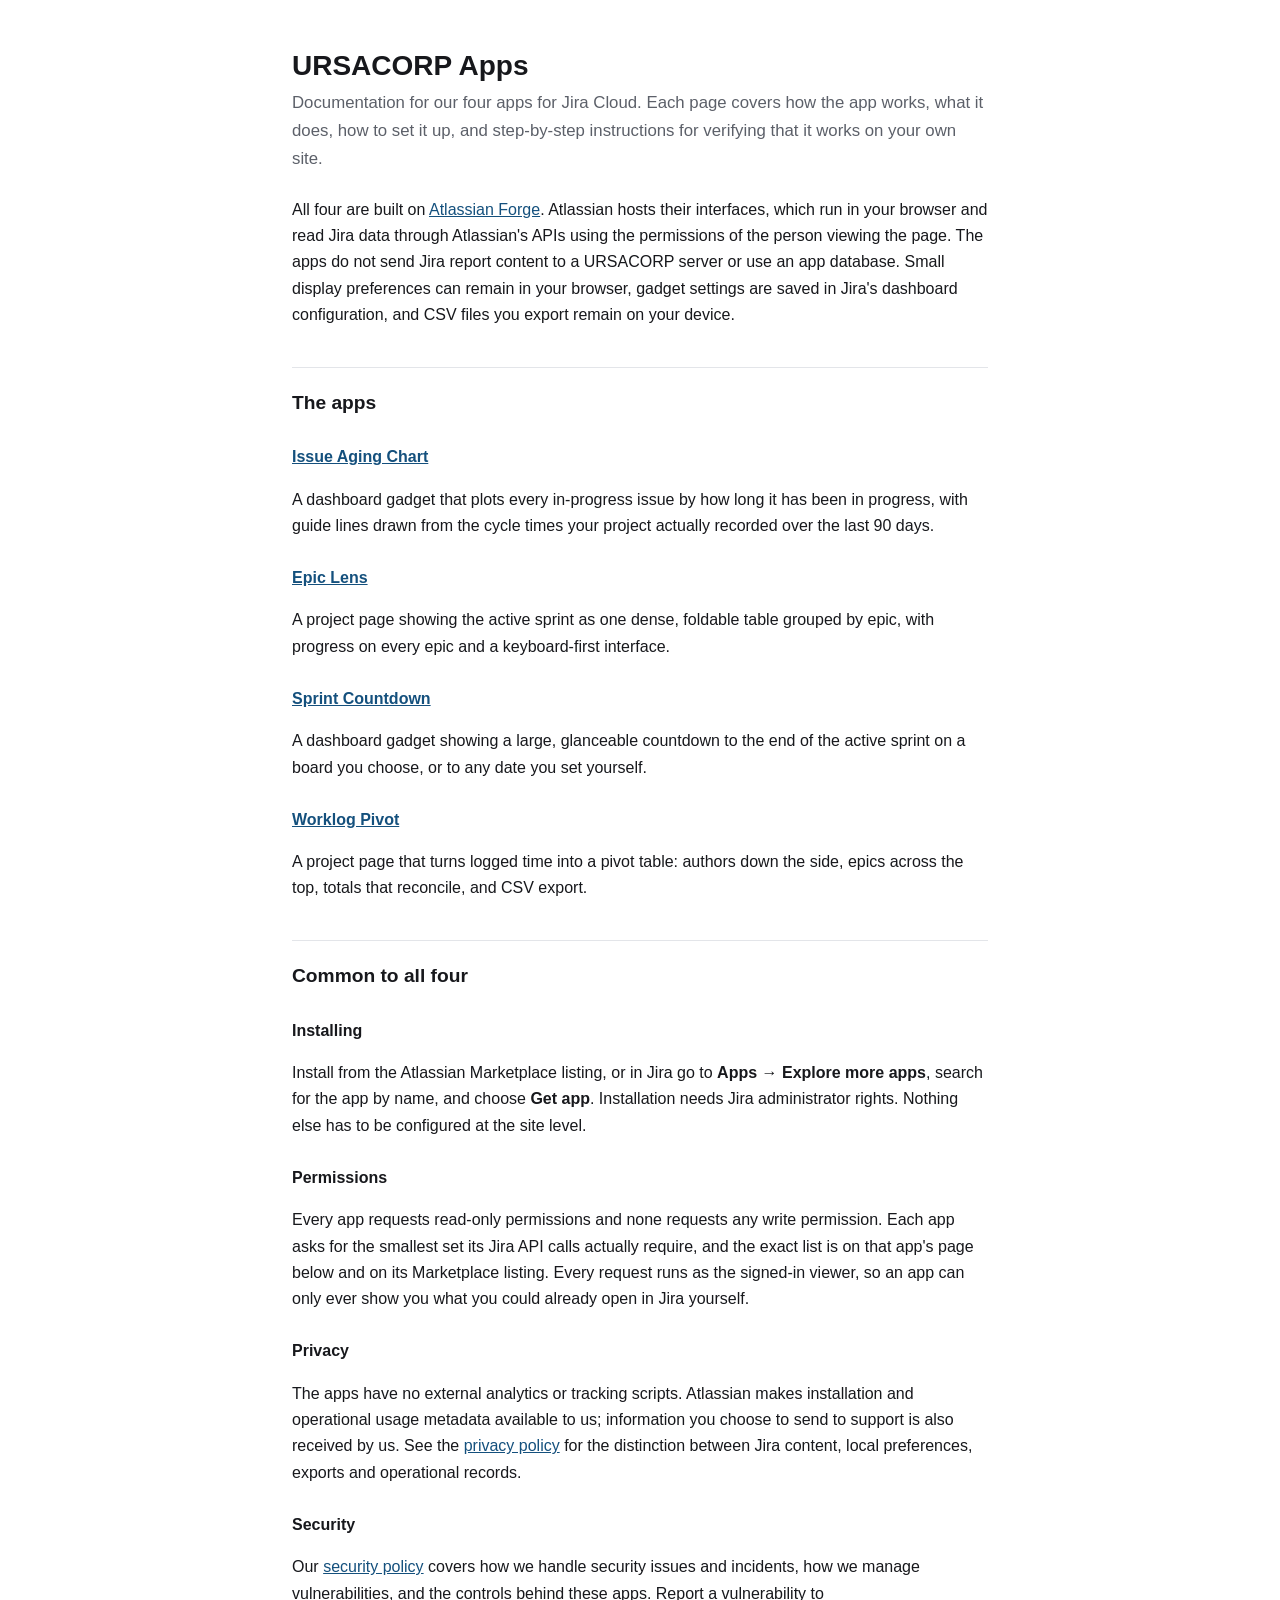
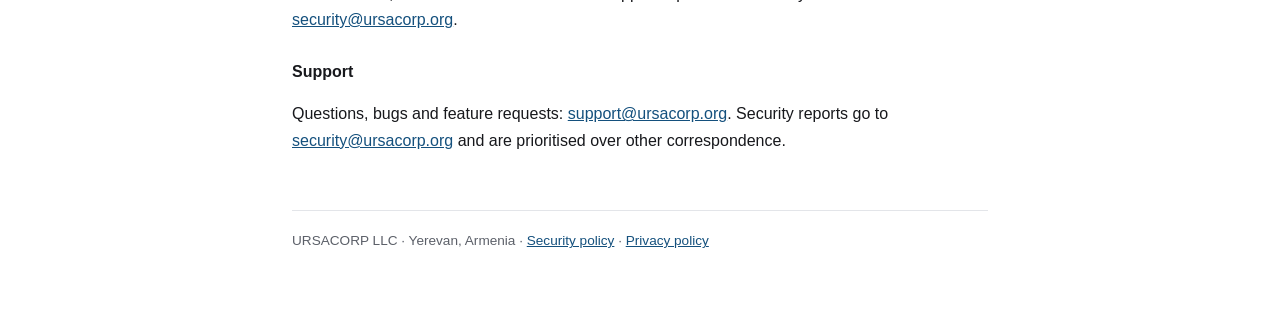
<file: index.html>
<!DOCTYPE html>
<html lang="en">
<head>
<meta charset="utf-8">
<meta name="viewport" content="width=device-width, initial-scale=1">
<title>URSACORP Apps — Documentation</title>
<meta name="description" content="Documentation for the URSACORP apps for Jira Cloud: Issue Aging Chart, Epic Lens, Sprint Countdown and Worklog Pivot.">
<link rel="stylesheet" href="/style.css">
</head>
<body>
<h1>URSACORP Apps</h1>
<p class="lede">Documentation for our four apps for Jira Cloud. Each page covers how the app
works, what it does, how to set it up, and step-by-step instructions for verifying that it
works on your own site.</p>

<p>All four are built on <a href="https://developer.atlassian.com/platform/forge/">Atlassian
Forge</a>. Atlassian hosts their interfaces, which run in your browser and read Jira data through
Atlassian's APIs using the permissions of the person viewing the page. The apps do not send Jira
report content to a URSACORP server or use an app database. Small display preferences can remain
in your browser, gadget settings are saved in Jira's dashboard configuration, and CSV files
you export remain on your device.</p>

<h2>The apps</h2>

<h3><a href="/issue-aging-chart/">Issue Aging Chart</a></h3>
<p>A dashboard gadget that plots every in-progress issue by how long it has been in progress,
with guide lines drawn from the cycle times your project actually recorded over the last
90 days.</p>

<h3><a href="/epic-lens/">Epic Lens</a></h3>
<p>A project page showing the active sprint as one dense, foldable table grouped by epic, with
progress on every epic and a keyboard-first interface.</p>

<h3><a href="/sprint-countdown/">Sprint Countdown</a></h3>
<p>A dashboard gadget showing a large, glanceable countdown to the end of the active sprint on
a board you choose, or to any date you set yourself.</p>

<h3><a href="/worklog-pivot/">Worklog Pivot</a></h3>
<p>A project page that turns logged time into a pivot table: authors down the side, epics across
the top, totals that reconcile, and CSV export.</p>

<h2>Common to all four</h2>

<h3>Installing</h3>
<p>Install from the Atlassian Marketplace listing, or in Jira go to
<strong>Apps &rarr; Explore more apps</strong>, search for the app by name, and choose
<strong>Get app</strong>. Installation needs Jira administrator rights. Nothing else has to be
configured at the site level.</p>

<h3>Permissions</h3>
<p>Every app requests read-only permissions and none requests any write permission. Each app
asks for the smallest set its Jira API calls actually require, and the exact list is on that
app's page below and on its Marketplace listing. Every request runs as the signed-in viewer, so
an app can only ever show you what you could already open in Jira yourself.</p>

<h3>Privacy</h3>
<p>The apps have no external analytics or tracking scripts. Atlassian makes installation and
operational usage metadata available to us; information you choose to send to support is also
received by us. See the <a href="https://privacy.ursacorp.org/#atlassian">privacy policy</a> for
the distinction between Jira content, local preferences, exports and operational records.</p>

<h3>Security</h3>
<p>Our <a href="/security/">security policy</a> covers how we handle security issues and
incidents, how we manage vulnerabilities, and the controls behind these apps. Report a
vulnerability to <a href="mailto:security@ursacorp.org">security@ursacorp.org</a>.</p>

<h3>Support</h3>
<p>Questions, bugs and feature requests:
<a href="mailto:support@ursacorp.org">support@ursacorp.org</a>. Security reports go to
<a href="mailto:security@ursacorp.org">security@ursacorp.org</a> and are prioritised over
other correspondence.</p>

<footer>URSACORP LLC &middot; Yerevan, Armenia &middot;
<a href="/security/">Security policy</a> &middot;
<a href="https://privacy.ursacorp.org/#atlassian">Privacy policy</a></footer>
</body>
</html>
</file>
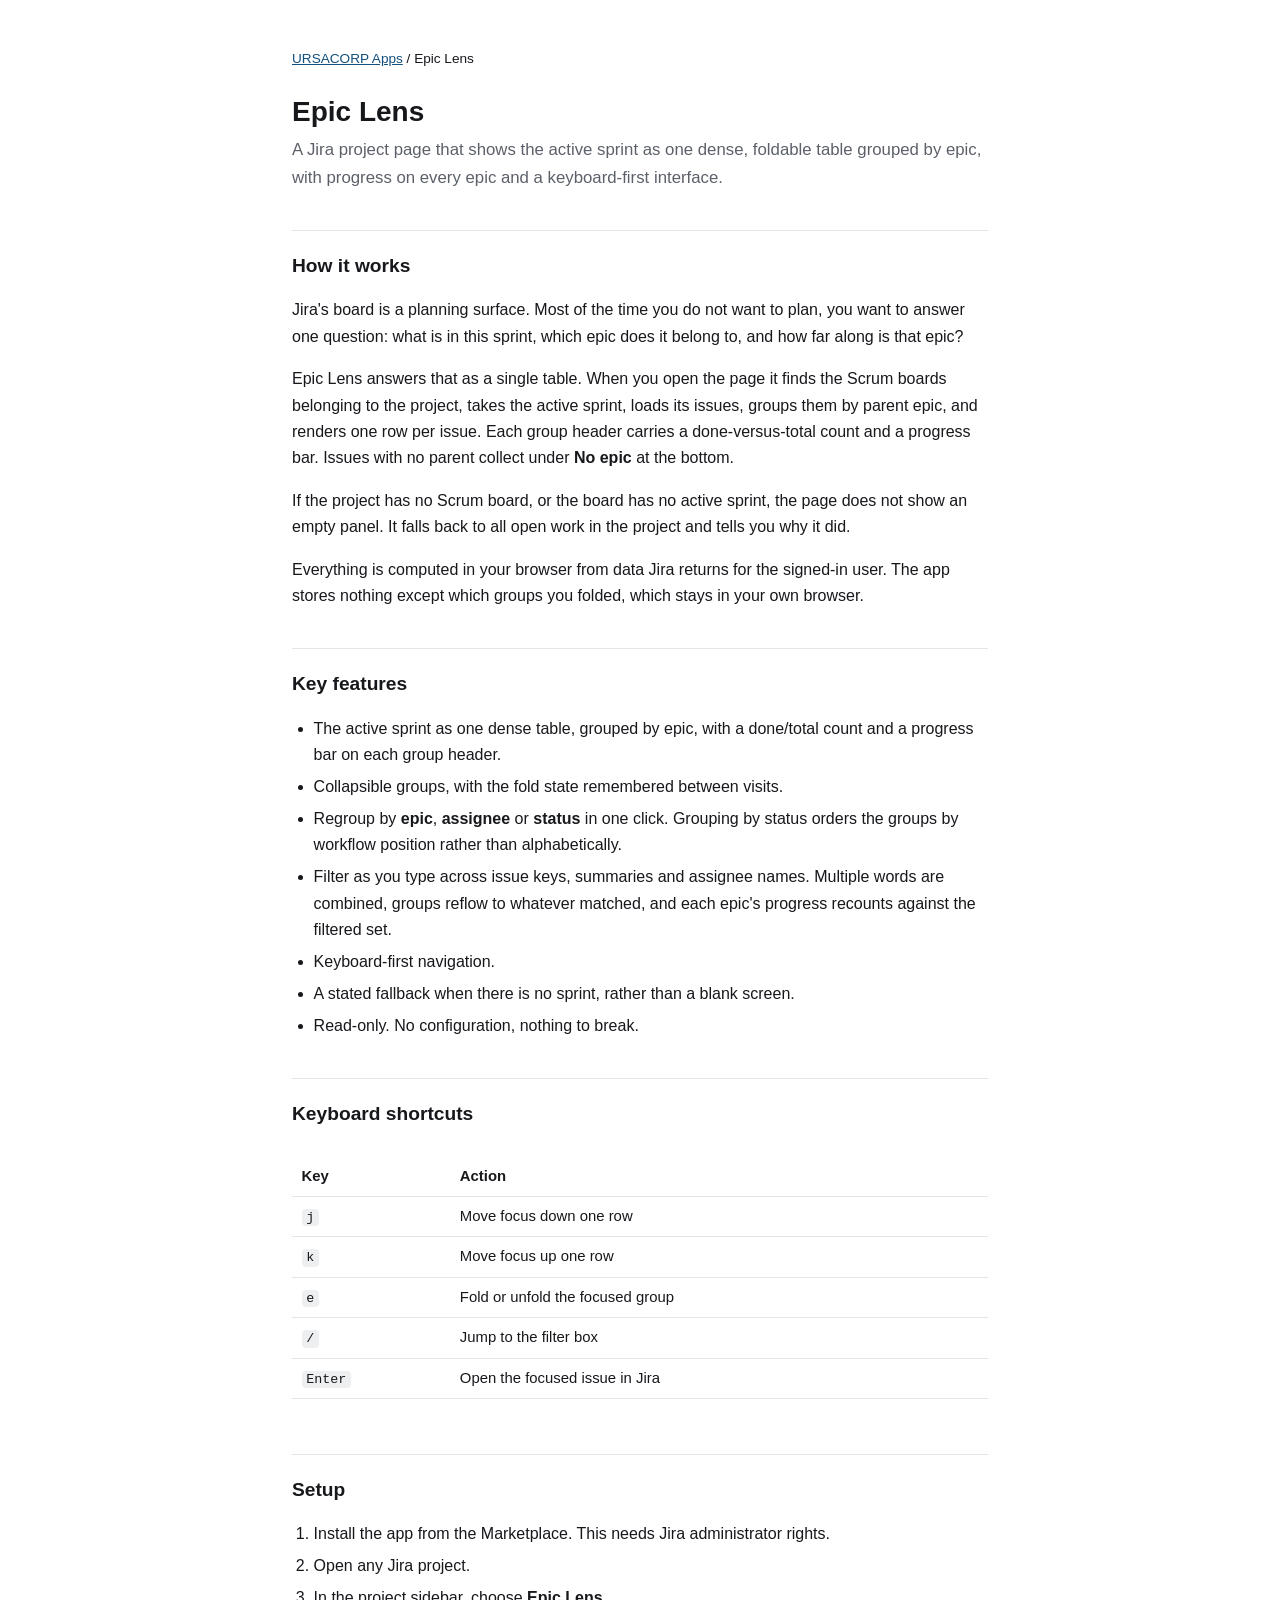
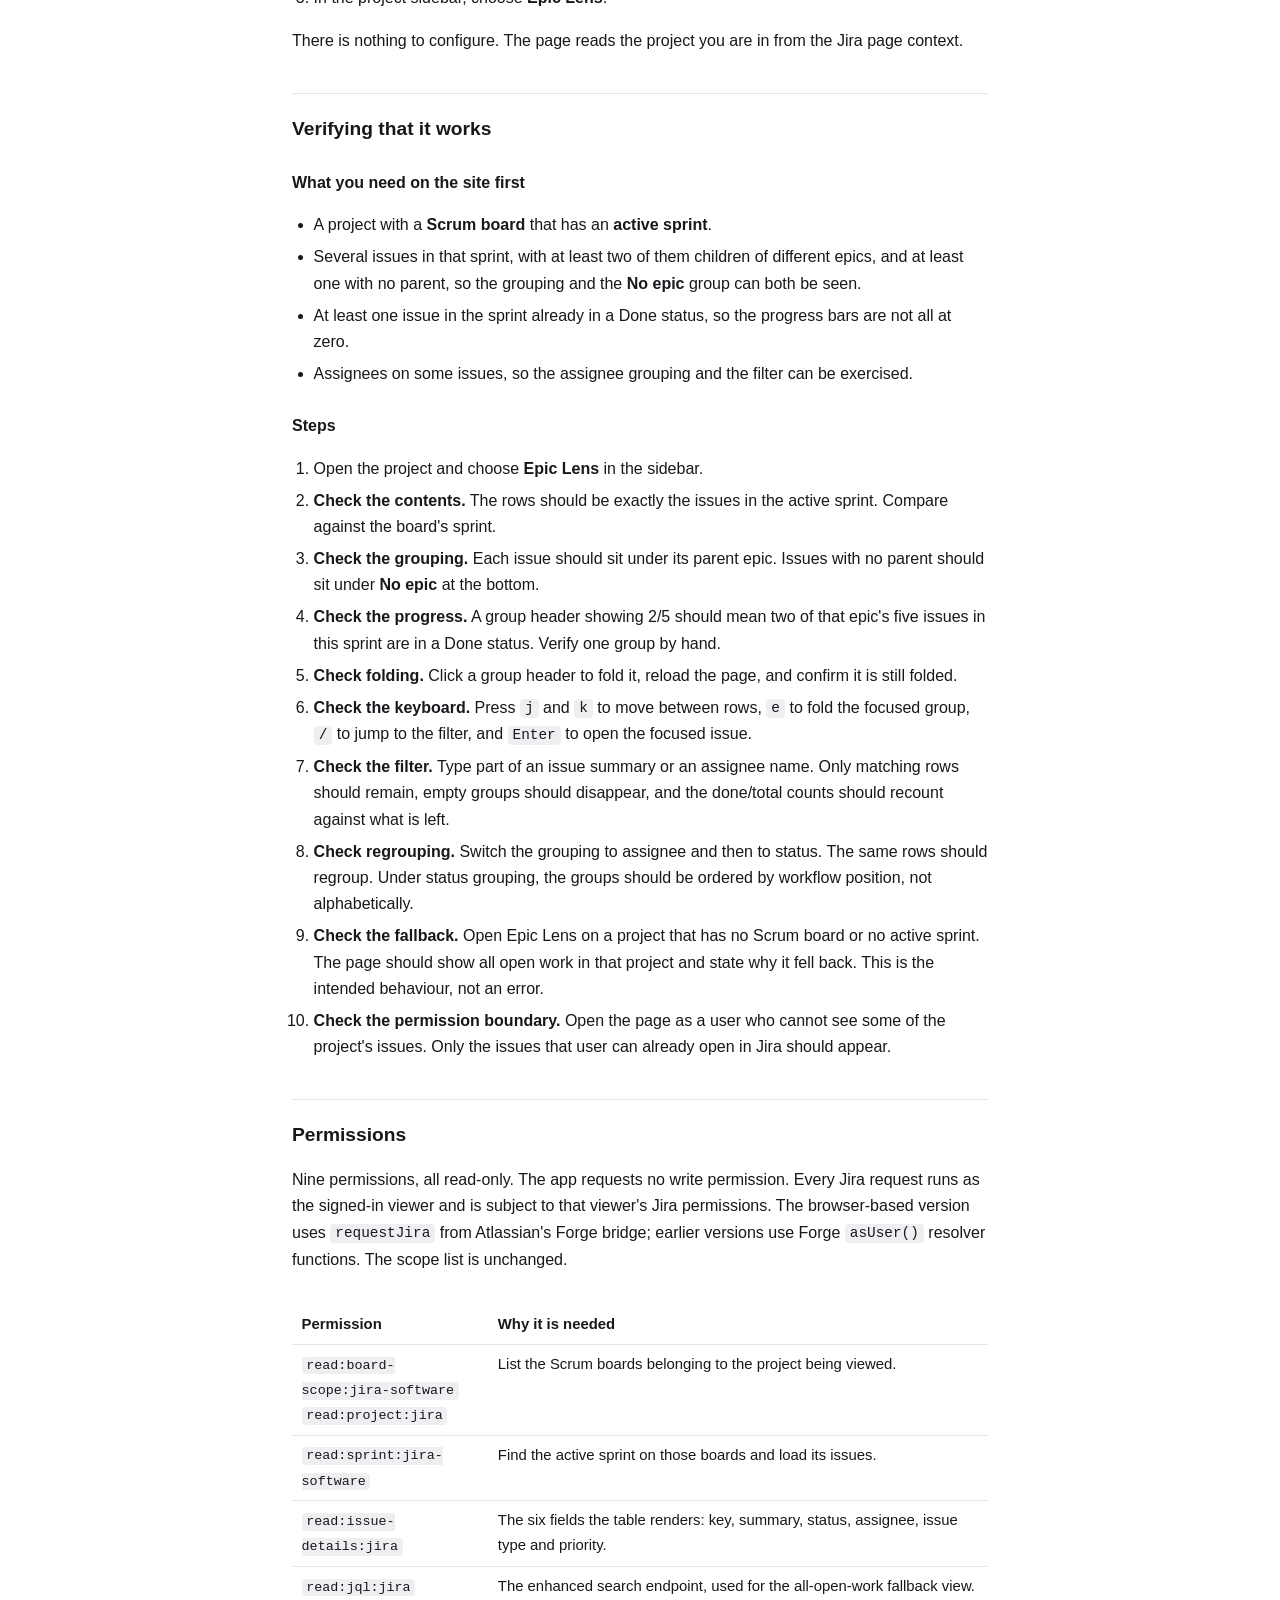
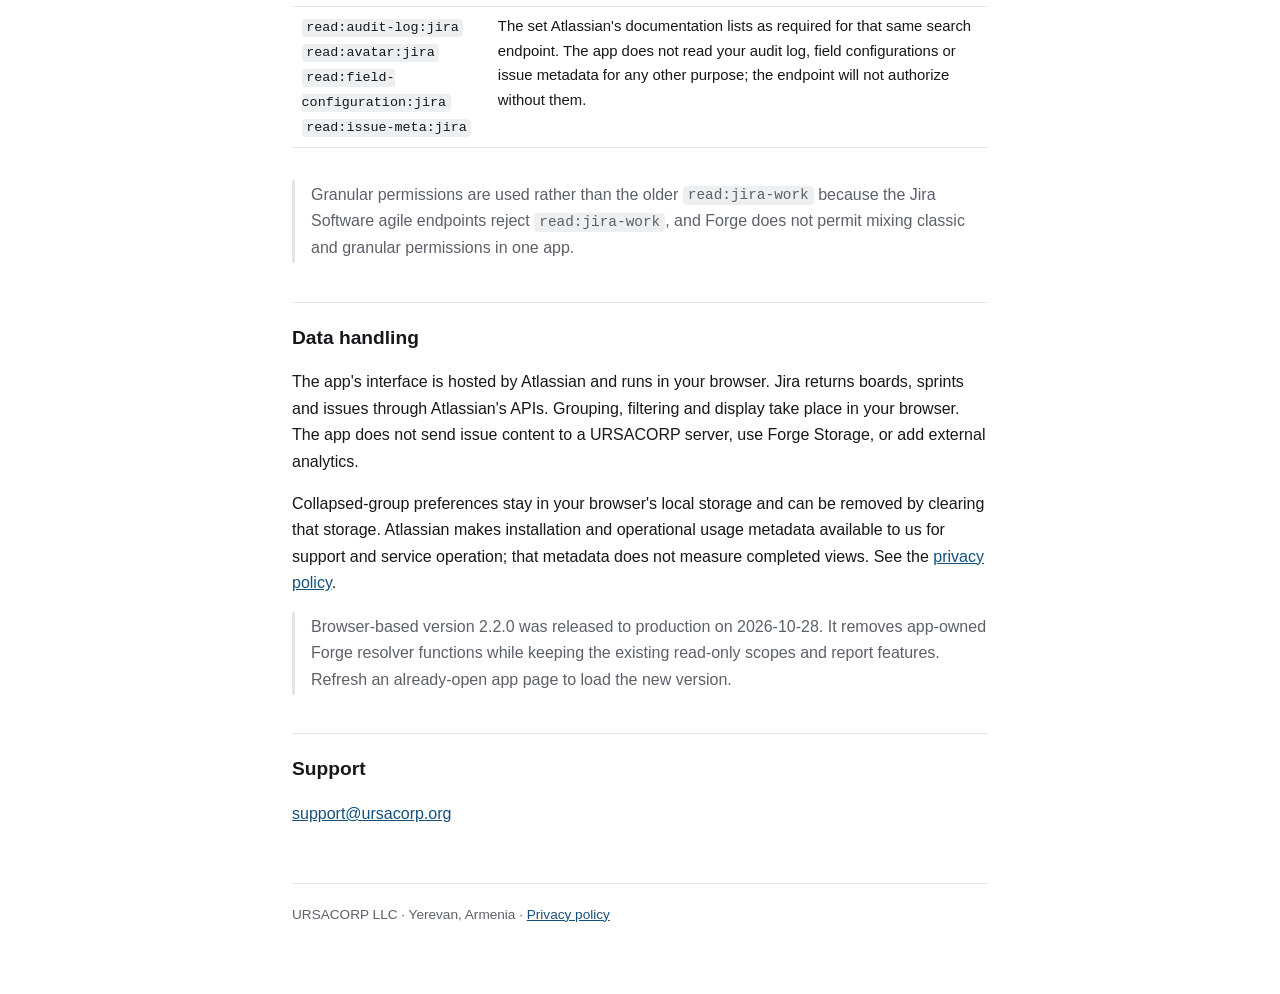
<file: epic-lens/index.html>
<!DOCTYPE html>
<html lang="en">
<head>
<meta charset="utf-8">
<meta name="viewport" content="width=device-width, initial-scale=1">
<title>Epic Lens — Documentation</title>
<meta name="description" content="How Epic Lens works, how to open it in a Jira project, its keyboard shortcuts, and how to verify it.">
<link rel="stylesheet" href="/style.css">
</head>
<body>
<p class="crumb"><a href="/">URSACORP Apps</a> / Epic Lens</p>
<h1>Epic Lens</h1>
<p class="lede">A Jira project page that shows the active sprint as one dense, foldable table
grouped by epic, with progress on every epic and a keyboard-first interface.</p>

<h2>How it works</h2>
<p>Jira's board is a planning surface. Most of the time you do not want to plan, you want to
answer one question: what is in this sprint, which epic does it belong to, and how far along is
that epic?</p>
<p>Epic Lens answers that as a single table. When you open the page it finds the Scrum boards
belonging to the project, takes the active sprint, loads its issues, groups them by parent epic,
and renders one row per issue. Each group header carries a done-versus-total count and a
progress bar. Issues with no parent collect under <strong>No epic</strong> at the bottom.</p>
<p>If the project has no Scrum board, or the board has no active sprint, the page does not show
an empty panel. It falls back to all open work in the project and tells you why it did.</p>
<p>Everything is computed in your browser from data Jira returns for the signed-in user. The app
stores nothing except which groups you folded, which stays in your own browser.</p>

<h2>Key features</h2>
<ul>
  <li>The active sprint as one dense table, grouped by epic, with a done/total count and a
      progress bar on each group header.</li>
  <li>Collapsible groups, with the fold state remembered between visits.</li>
  <li>Regroup by <strong>epic</strong>, <strong>assignee</strong> or <strong>status</strong> in
      one click. Grouping by status orders the groups by workflow position rather than
      alphabetically.</li>
  <li>Filter as you type across issue keys, summaries and assignee names. Multiple words are
      combined, groups reflow to whatever matched, and each epic's progress recounts against the
      filtered set.</li>
  <li>Keyboard-first navigation.</li>
  <li>A stated fallback when there is no sprint, rather than a blank screen.</li>
  <li>Read-only. No configuration, nothing to break.</li>
</ul>

<h2>Keyboard shortcuts</h2>
<div class="wrap">
<table>
  <tr><th>Key</th><th>Action</th></tr>
  <tr><td><code>j</code></td><td>Move focus down one row</td></tr>
  <tr><td><code>k</code></td><td>Move focus up one row</td></tr>
  <tr><td><code>e</code></td><td>Fold or unfold the focused group</td></tr>
  <tr><td><code>/</code></td><td>Jump to the filter box</td></tr>
  <tr><td><code>Enter</code></td><td>Open the focused issue in Jira</td></tr>
</table>
</div>

<h2>Setup</h2>
<ol>
  <li>Install the app from the Marketplace. This needs Jira administrator rights.</li>
  <li>Open any Jira project.</li>
  <li>In the project sidebar, choose <strong>Epic Lens</strong>.</li>
</ol>
<p>There is nothing to configure. The page reads the project you are in from the Jira page
context.</p>

<h2>Verifying that it works</h2>

<h3>What you need on the site first</h3>
<ul>
  <li>A project with a <strong>Scrum board</strong> that has an <strong>active sprint</strong>.</li>
  <li>Several issues in that sprint, with at least two of them children of different epics, and
      at least one with no parent, so the grouping and the <strong>No epic</strong> group can both
      be seen.</li>
  <li>At least one issue in the sprint already in a Done status, so the progress bars are not all
      at zero.</li>
  <li>Assignees on some issues, so the assignee grouping and the filter can be exercised.</li>
</ul>

<h3>Steps</h3>
<ol>
  <li>Open the project and choose <strong>Epic Lens</strong> in the sidebar.</li>
  <li><strong>Check the contents.</strong> The rows should be exactly the issues in the active
      sprint. Compare against the board's sprint.</li>
  <li><strong>Check the grouping.</strong> Each issue should sit under its parent epic. Issues
      with no parent should sit under <strong>No epic</strong> at the bottom.</li>
  <li><strong>Check the progress.</strong> A group header showing 2/5 should mean two of that
      epic's five issues in this sprint are in a Done status. Verify one group by hand.</li>
  <li><strong>Check folding.</strong> Click a group header to fold it, reload the page, and
      confirm it is still folded.</li>
  <li><strong>Check the keyboard.</strong> Press <code>j</code> and <code>k</code> to move
      between rows, <code>e</code> to fold the focused group, <code>/</code> to jump to the
      filter, and <code>Enter</code> to open the focused issue.</li>
  <li><strong>Check the filter.</strong> Type part of an issue summary or an assignee name. Only
      matching rows should remain, empty groups should disappear, and the done/total counts
      should recount against what is left.</li>
  <li><strong>Check regrouping.</strong> Switch the grouping to assignee and then to status. The
      same rows should regroup. Under status grouping, the groups should be ordered by workflow
      position, not alphabetically.</li>
  <li><strong>Check the fallback.</strong> Open Epic Lens on a project that has no Scrum board or
      no active sprint. The page should show all open work in that project and state why it fell
      back. This is the intended behaviour, not an error.</li>
  <li><strong>Check the permission boundary.</strong> Open the page as a user who cannot see some
      of the project's issues. Only the issues that user can already open in Jira should
      appear.</li>
</ol>

<h2>Permissions</h2>
<p>Nine permissions, all read-only. The app requests no write permission. Every Jira request
runs as the signed-in viewer and is subject to that viewer's Jira permissions. The browser-based
version uses <code>requestJira</code> from Atlassian's Forge bridge; earlier versions use Forge
<code>asUser()</code> resolver functions. The scope list is unchanged.</p>
<div class="wrap">
<table>
  <tr><th>Permission</th><th>Why it is needed</th></tr>
  <tr><td><code>read:board-scope:jira-software</code><br><code>read:project:jira</code></td>
      <td>List the Scrum boards belonging to the project being viewed.</td></tr>
  <tr><td><code>read:sprint:jira-software</code></td>
      <td>Find the active sprint on those boards and load its issues.</td></tr>
  <tr><td><code>read:issue-details:jira</code></td>
      <td>The six fields the table renders: key, summary, status, assignee, issue type and
          priority.</td></tr>
  <tr><td><code>read:jql:jira</code></td>
      <td>The enhanced search endpoint, used for the all-open-work fallback view.</td></tr>
  <tr><td><code>read:audit-log:jira</code><br><code>read:avatar:jira</code><br><code>read:field-configuration:jira</code><br><code>read:issue-meta:jira</code></td>
      <td>The set Atlassian's documentation lists as required for that same search endpoint. The
          app does not read your audit log, field configurations or issue metadata for any other
          purpose; the endpoint will not authorize without them.</td></tr>
</table>
</div>
<p class="note">Granular permissions are used rather than the older <code>read:jira-work</code>
because the Jira Software agile endpoints reject <code>read:jira-work</code>, and Forge does not
permit mixing classic and granular permissions in one app.</p>

<h2>Data handling</h2>
<p>The app's interface is hosted by Atlassian and runs in your browser. Jira returns boards,
sprints and issues through Atlassian's APIs. Grouping, filtering and display take place in your
browser. The app does not send issue content to a URSACORP server, use Forge Storage, or add
external analytics.</p>
<p>Collapsed-group preferences stay in your browser's local storage and can be removed by
clearing that storage. Atlassian makes installation and operational usage metadata available
to us for support and service operation; that metadata does not measure completed views.
See the <a href="https://privacy.ursacorp.org/#atlassian">privacy policy</a>.</p>
<p class="note" data-release-status="production-deployed">Browser-based version 2.2.0
was released to production on 2026-10-28. It removes app-owned Forge resolver functions while
keeping the existing read-only scopes and report features. Refresh an already-open app page
to load the new version.</p>

<h2>Support</h2>
<p><a href="mailto:support@ursacorp.org">support@ursacorp.org</a></p>

<footer>URSACORP LLC &middot; Yerevan, Armenia &middot;
<a href="https://privacy.ursacorp.org/#atlassian">Privacy policy</a></footer>
</body>
</html>
</file>
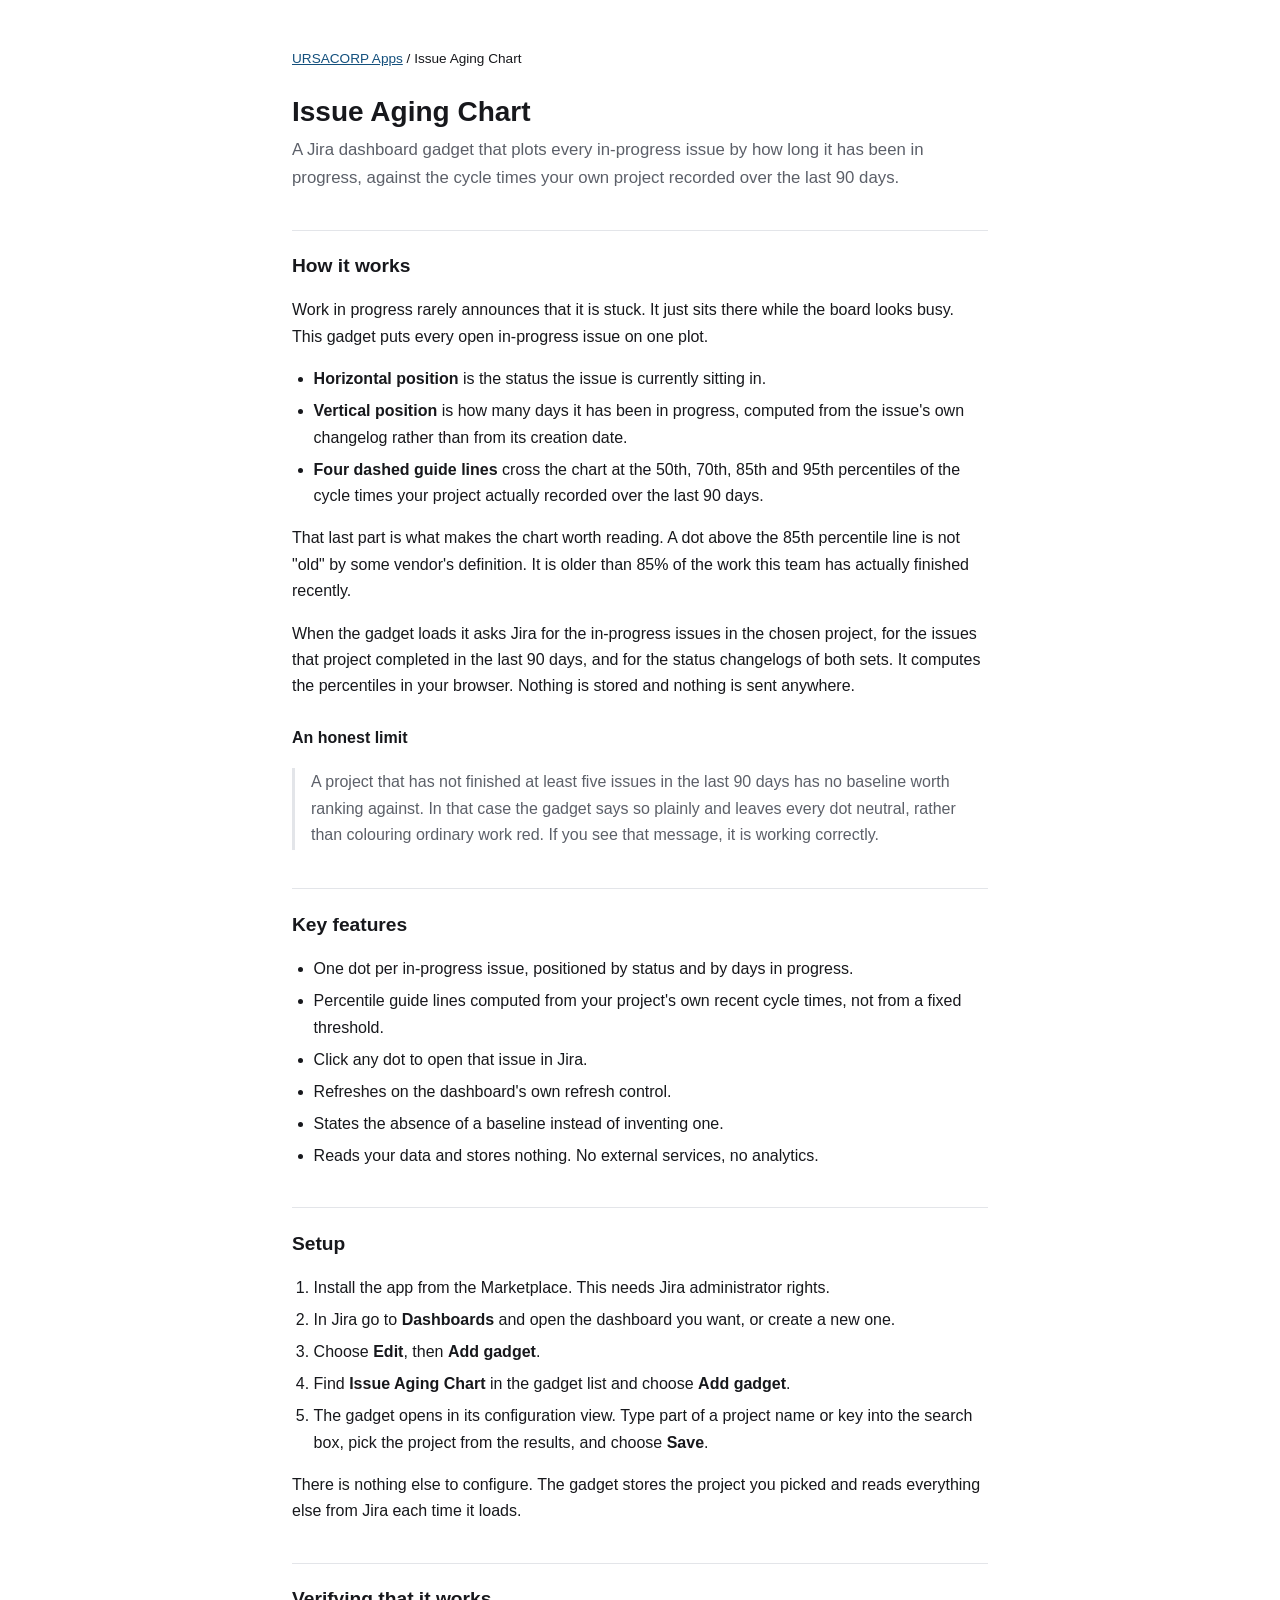
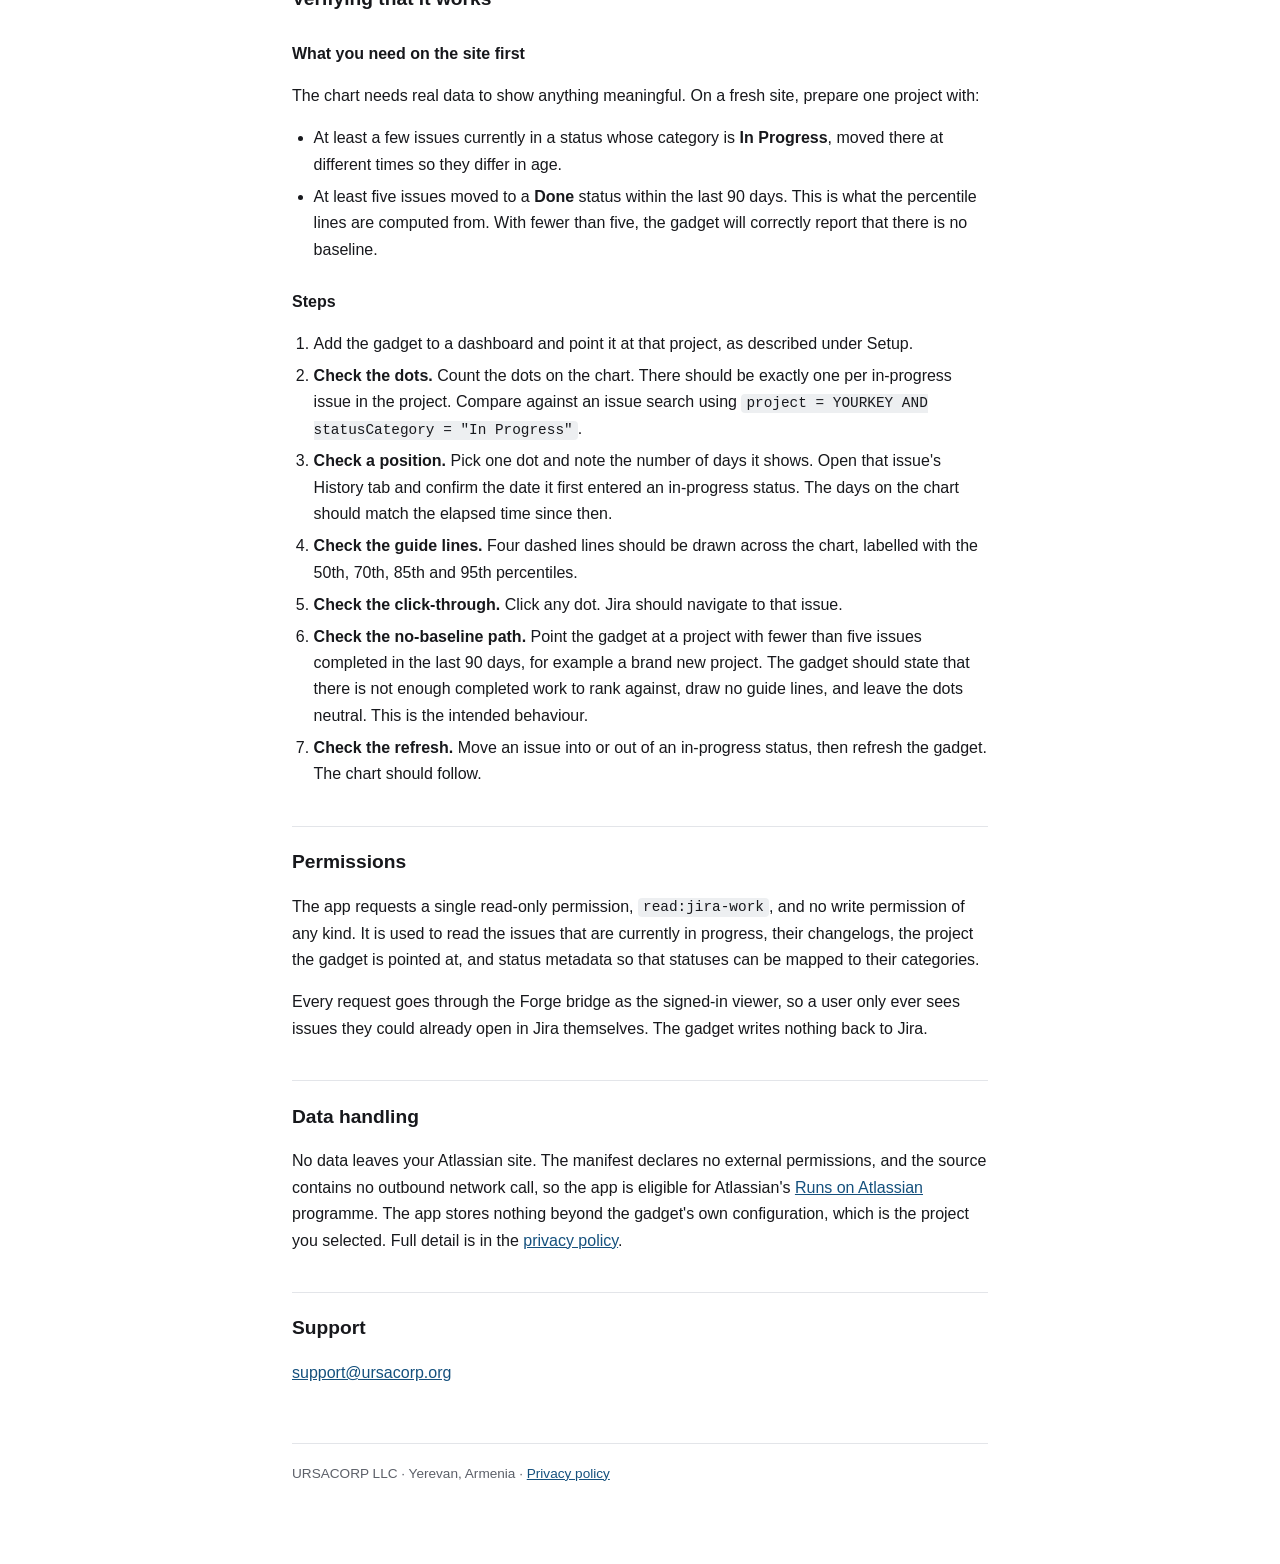
<file: issue-aging-chart/index.html>
<!DOCTYPE html>
<html lang="en">
<head>
<meta charset="utf-8">
<meta name="viewport" content="width=device-width, initial-scale=1">
<title>Issue Aging Chart — Documentation</title>
<meta name="description" content="How Issue Aging Chart works, how to set it up on a Jira dashboard, and how to verify it.">
<link rel="stylesheet" href="/style.css">
</head>
<body>
<p class="crumb"><a href="/">URSACORP Apps</a> / Issue Aging Chart</p>
<h1>Issue Aging Chart</h1>
<p class="lede">A Jira dashboard gadget that plots every in-progress issue by how long it has
been in progress, against the cycle times your own project recorded over the last 90 days.</p>

<h2>How it works</h2>
<p>Work in progress rarely announces that it is stuck. It just sits there while the board looks
busy. This gadget puts every open in-progress issue on one plot.</p>
<ul>
  <li><strong>Horizontal position</strong> is the status the issue is currently sitting in.</li>
  <li><strong>Vertical position</strong> is how many days it has been in progress, computed from
      the issue's own changelog rather than from its creation date.</li>
  <li><strong>Four dashed guide lines</strong> cross the chart at the 50th, 70th, 85th and 95th
      percentiles of the cycle times your project actually recorded over the last 90 days.</li>
</ul>
<p>That last part is what makes the chart worth reading. A dot above the 85th percentile line is
not "old" by some vendor's definition. It is older than 85% of the work this team has actually
finished recently.</p>
<p>When the gadget loads it asks Jira for the in-progress issues in the chosen project, for the
issues that project completed in the last 90 days, and for the status changelogs of both sets.
It computes the percentiles in your browser. Nothing is stored and nothing is sent anywhere.</p>

<h3>An honest limit</h3>
<p class="note">A project that has not finished at least five issues in the last 90 days has no
baseline worth ranking against. In that case the gadget says so plainly and leaves every dot
neutral, rather than colouring ordinary work red. If you see that message, it is working
correctly.</p>

<h2>Key features</h2>
<ul>
  <li>One dot per in-progress issue, positioned by status and by days in progress.</li>
  <li>Percentile guide lines computed from your project's own recent cycle times, not from a
      fixed threshold.</li>
  <li>Click any dot to open that issue in Jira.</li>
  <li>Refreshes on the dashboard's own refresh control.</li>
  <li>States the absence of a baseline instead of inventing one.</li>
  <li>Reads your data and stores nothing. No external services, no analytics.</li>
</ul>

<h2>Setup</h2>
<ol>
  <li>Install the app from the Marketplace. This needs Jira administrator rights.</li>
  <li>In Jira go to <strong>Dashboards</strong> and open the dashboard you want, or create a new
      one.</li>
  <li>Choose <strong>Edit</strong>, then <strong>Add gadget</strong>.</li>
  <li>Find <strong>Issue Aging Chart</strong> in the gadget list and choose <strong>Add
      gadget</strong>.</li>
  <li>The gadget opens in its configuration view. Type part of a project name or key into the
      search box, pick the project from the results, and choose <strong>Save</strong>.</li>
</ol>
<p>There is nothing else to configure. The gadget stores the project you picked and reads
everything else from Jira each time it loads.</p>

<h2>Verifying that it works</h2>

<h3>What you need on the site first</h3>
<p>The chart needs real data to show anything meaningful. On a fresh site, prepare one project
with:</p>
<ul>
  <li>At least a few issues currently in a status whose category is <strong>In Progress</strong>,
      moved there at different times so they differ in age.</li>
  <li>At least five issues moved to a <strong>Done</strong> status within the last 90 days. This
      is what the percentile lines are computed from. With fewer than five, the gadget will
      correctly report that there is no baseline.</li>
</ul>

<h3>Steps</h3>
<ol>
  <li>Add the gadget to a dashboard and point it at that project, as described under Setup.</li>
  <li><strong>Check the dots.</strong> Count the dots on the chart. There should be exactly one
      per in-progress issue in the project. Compare against an issue search using
      <code>project = YOURKEY AND statusCategory = "In Progress"</code>.</li>
  <li><strong>Check a position.</strong> Pick one dot and note the number of days it shows. Open
      that issue's History tab and confirm the date it first entered an in-progress status. The
      days on the chart should match the elapsed time since then.</li>
  <li><strong>Check the guide lines.</strong> Four dashed lines should be drawn across the chart,
      labelled with the 50th, 70th, 85th and 95th percentiles.</li>
  <li><strong>Check the click-through.</strong> Click any dot. Jira should navigate to that
      issue.</li>
  <li><strong>Check the no-baseline path.</strong> Point the gadget at a project with fewer than
      five issues completed in the last 90 days, for example a brand new project. The gadget
      should state that there is not enough completed work to rank against, draw no guide lines,
      and leave the dots neutral. This is the intended behaviour.</li>
  <li><strong>Check the refresh.</strong> Move an issue into or out of an in-progress status, then
      refresh the gadget. The chart should follow.</li>
</ol>

<h2>Permissions</h2>
<p>The app requests a single read-only permission, <code>read:jira-work</code>, and no write
permission of any kind. It is used to read the issues that are currently in progress, their
changelogs, the project the gadget is pointed at, and status metadata so that statuses can be
mapped to their categories.</p>
<p>Every request goes through the Forge bridge as the signed-in viewer, so a user only ever sees
issues they could already open in Jira themselves. The gadget writes nothing back to Jira.</p>

<h2>Data handling</h2>
<p>No data leaves your Atlassian site. The manifest declares no external permissions, and the
source contains no outbound network call, so the app is eligible for Atlassian's
<a href="https://go.atlassian.com/runs-on-atlassian">Runs on Atlassian</a> programme. The app
stores nothing beyond the gadget's own configuration, which is the project you selected. Full
detail is in the <a href="https://privacy.ursacorp.org/#atlassian">privacy policy</a>.</p>

<h2>Support</h2>
<p><a href="mailto:support@ursacorp.org">support@ursacorp.org</a></p>

<footer>URSACORP LLC &middot; Yerevan, Armenia &middot;
<a href="https://privacy.ursacorp.org/#atlassian">Privacy policy</a></footer>
</body>
</html>
</file>
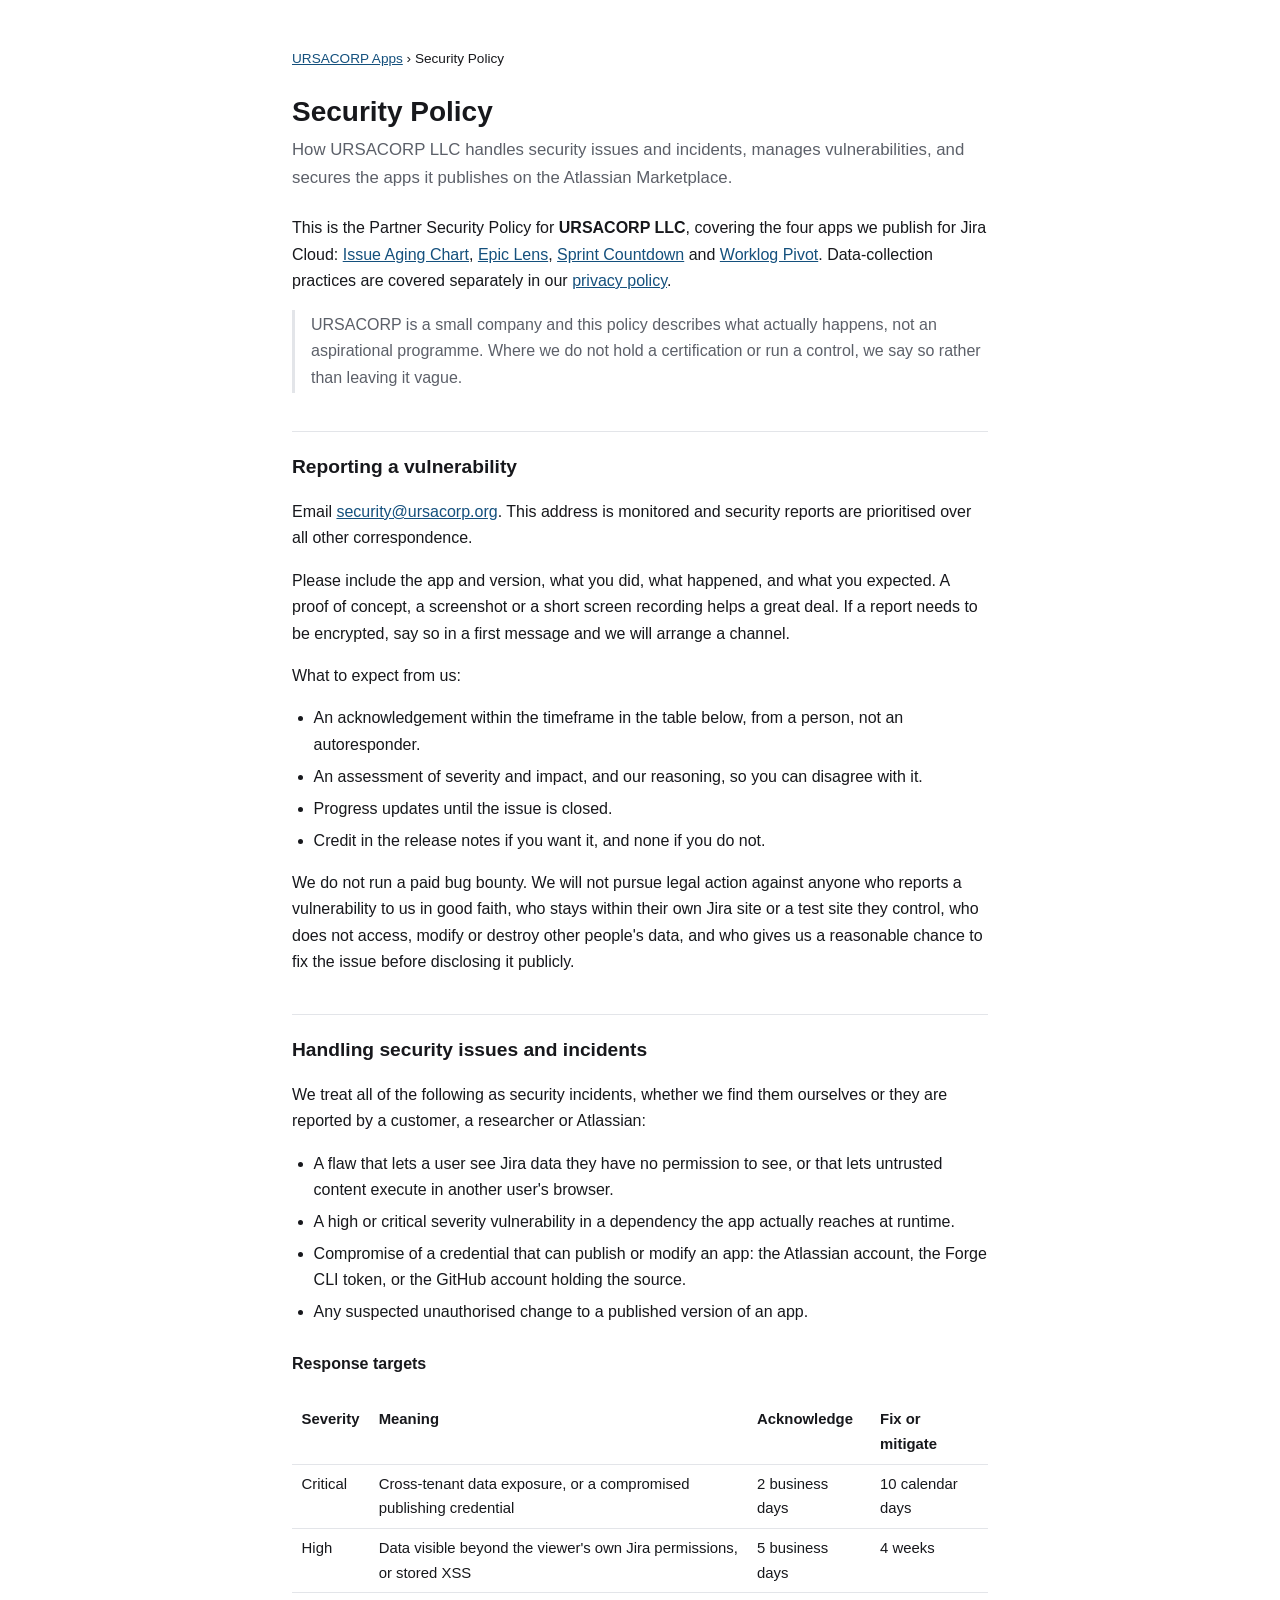
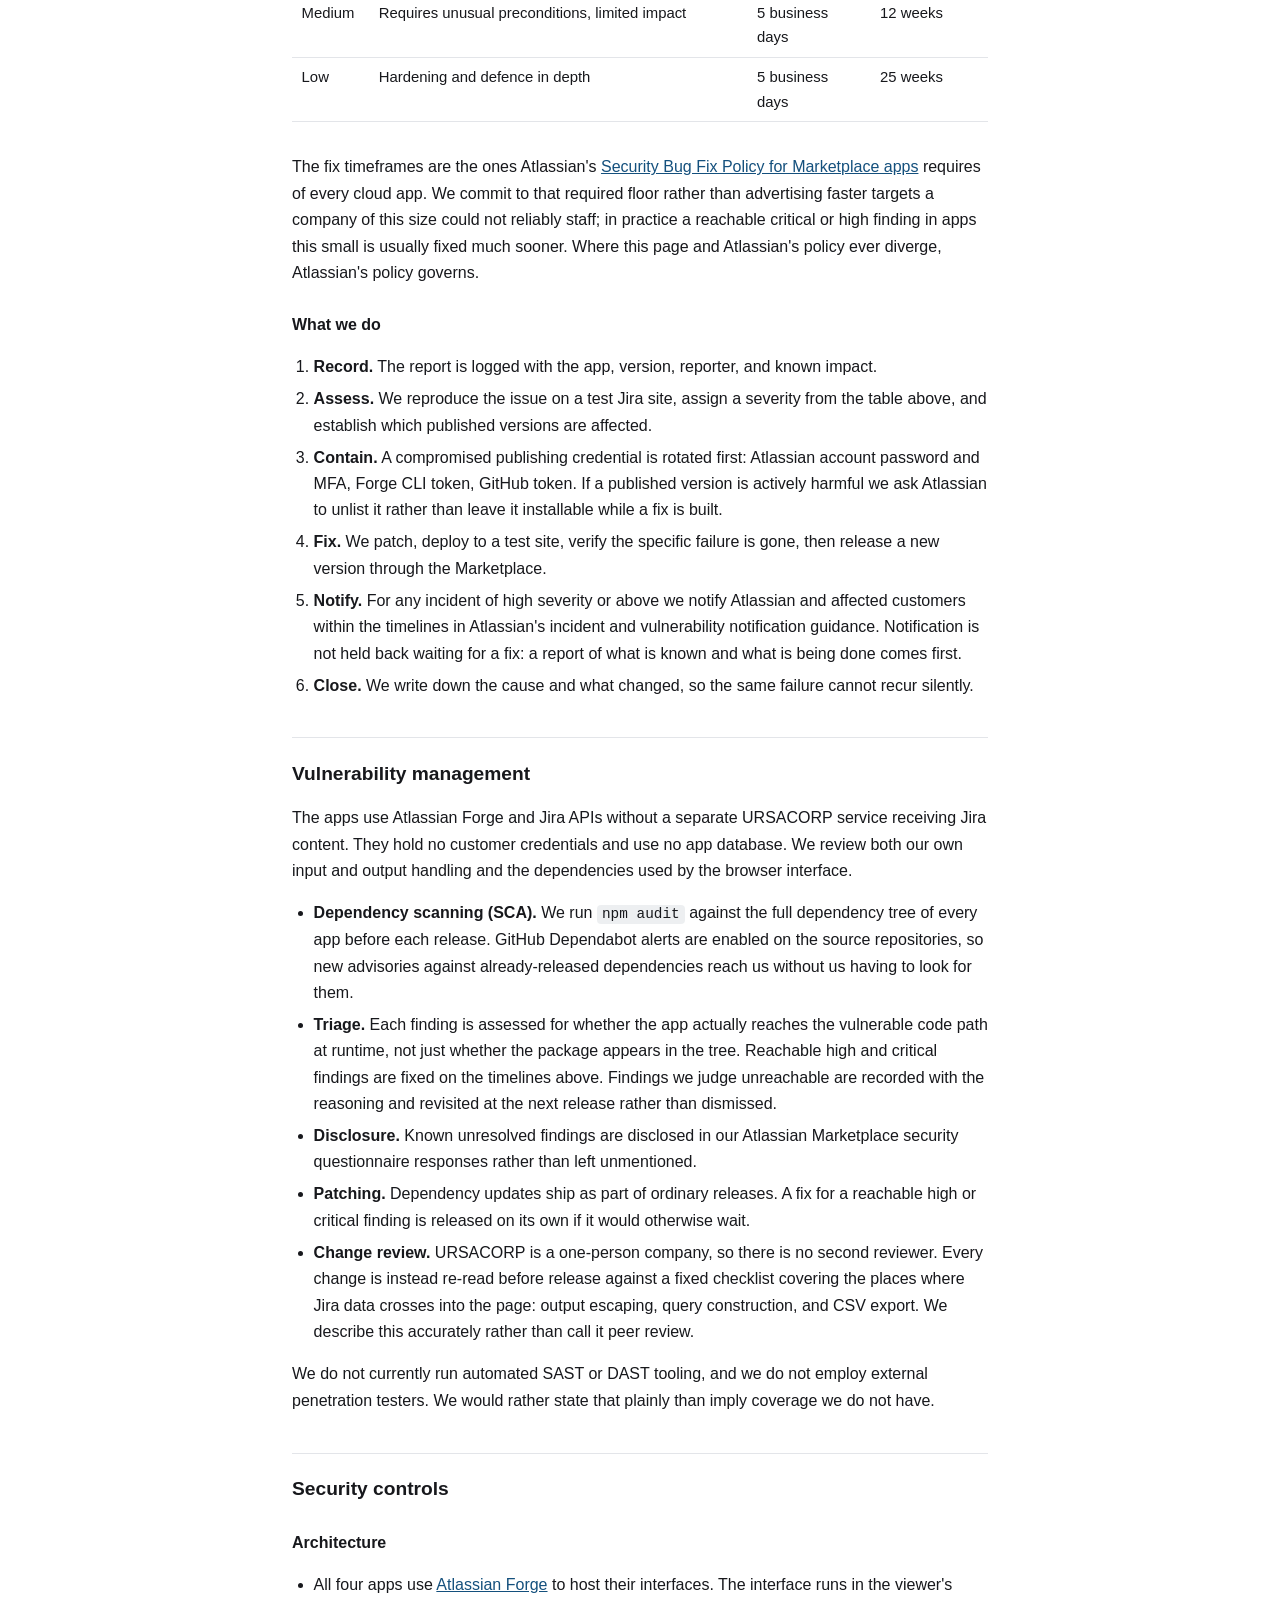
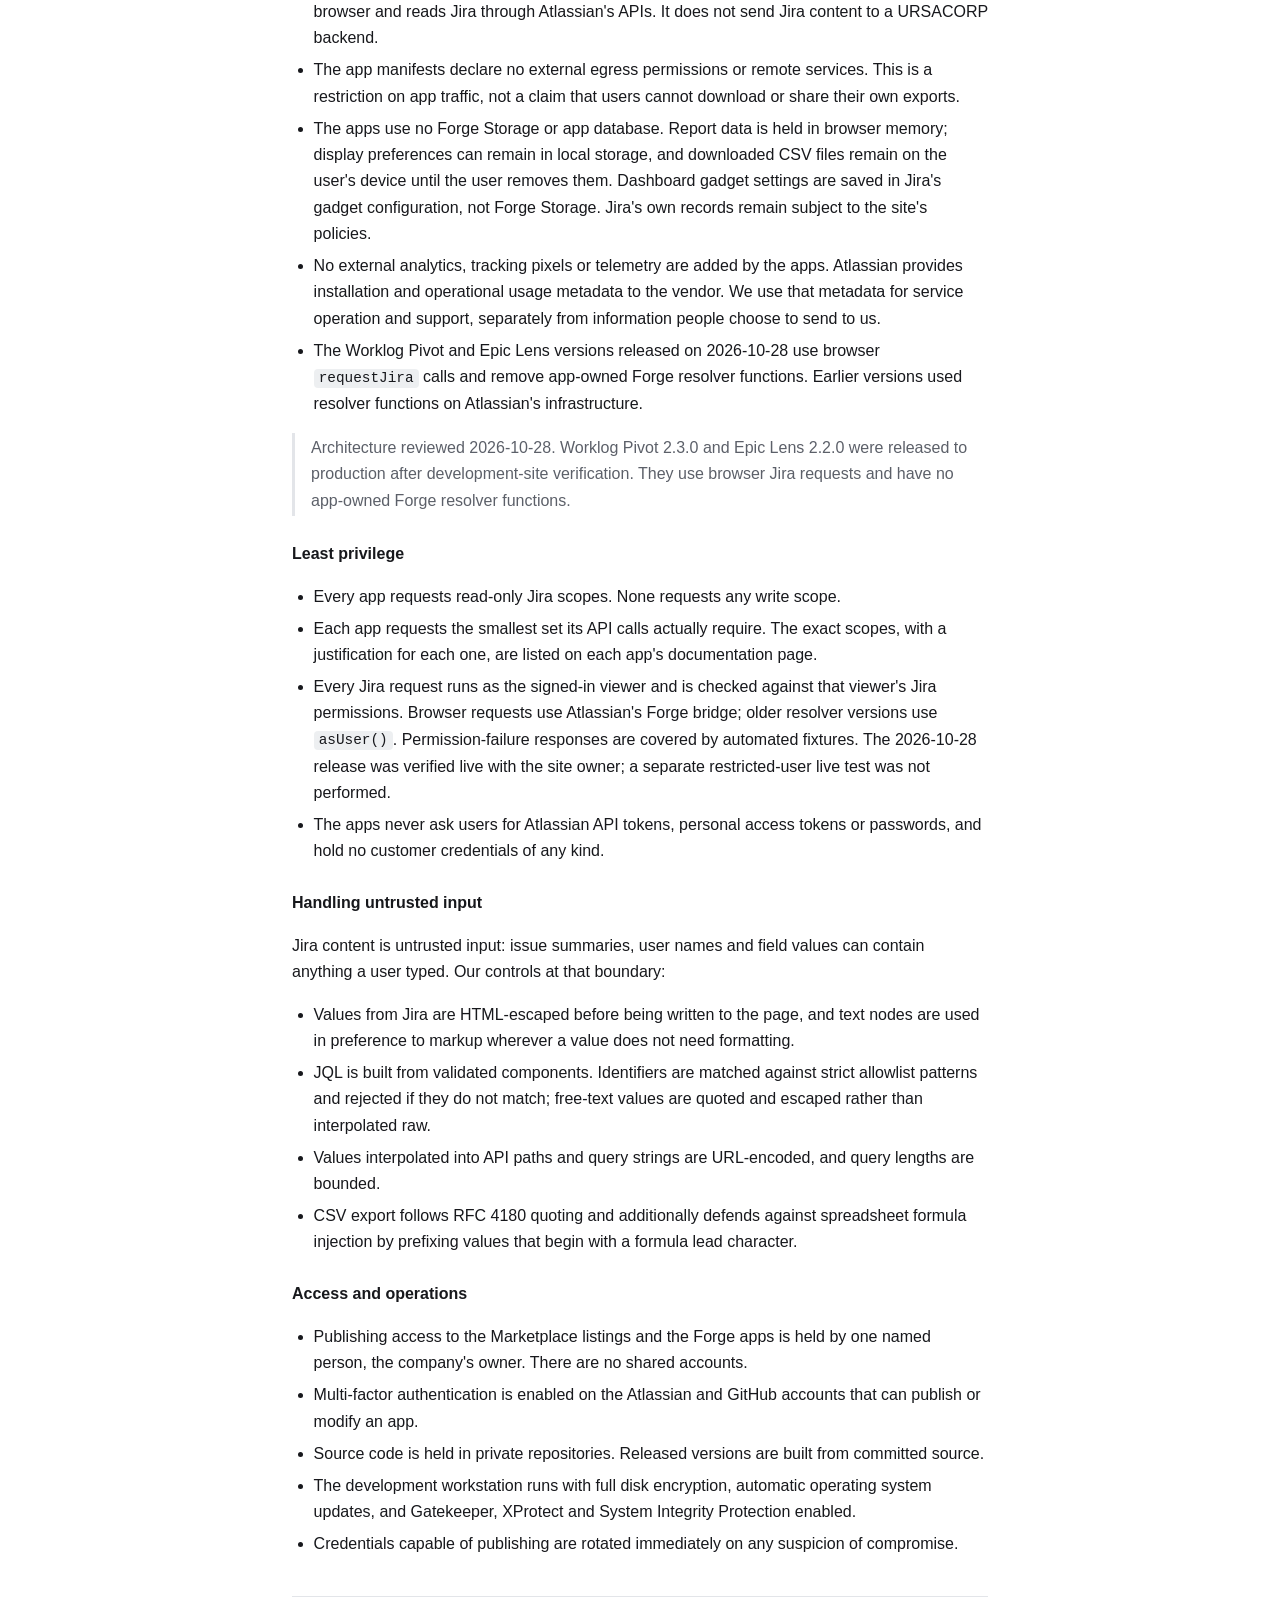
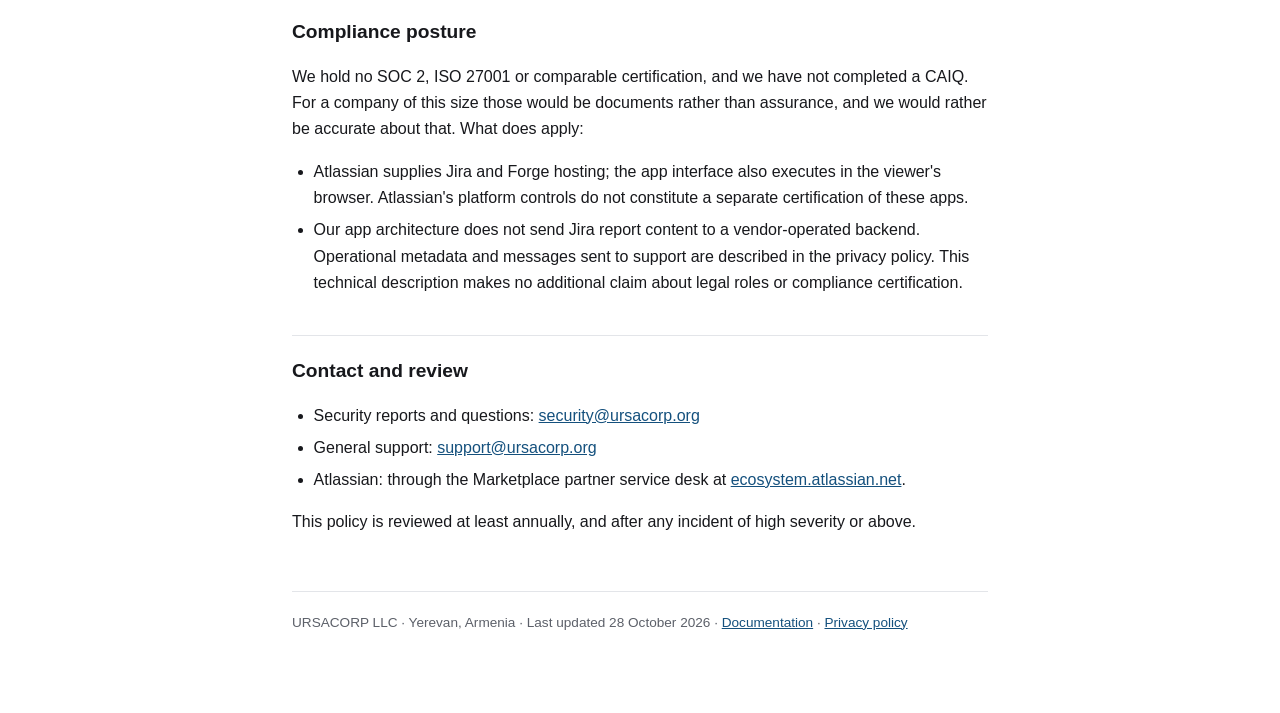
<file: security/index.html>
<!DOCTYPE html>
<html lang="en">
<head>
<meta charset="utf-8">
<meta name="viewport" content="width=device-width, initial-scale=1">
<title>Security Policy — URSACORP LLC</title>
<meta name="description" content="Partner Security Policy for URSACORP LLC: how we handle security issues and incidents, how we manage vulnerabilities, and the security controls behind our Atlassian Marketplace apps.">
<link rel="stylesheet" href="/style.css">
</head>
<body>
<p class="crumb"><a href="/">URSACORP Apps</a> &rsaquo; Security Policy</p>

<h1>Security Policy</h1>
<p class="lede">How URSACORP LLC handles security issues and incidents, manages vulnerabilities,
and secures the apps it publishes on the Atlassian Marketplace.</p>

<p>This is the Partner Security Policy for <strong>URSACORP LLC</strong>, covering the four
apps we publish for Jira Cloud: <a href="/issue-aging-chart/">Issue Aging Chart</a>,
<a href="/epic-lens/">Epic Lens</a>, <a href="/sprint-countdown/">Sprint Countdown</a> and
<a href="/worklog-pivot/">Worklog Pivot</a>. Data-collection practices are covered separately
in our <a href="https://privacy.ursacorp.org/#atlassian">privacy policy</a>.</p>

<p class="note">URSACORP is a small company and this policy describes what actually happens,
not an aspirational programme. Where we do not hold a certification or run a control, we say so
rather than leaving it vague.</p>

<h2>Reporting a vulnerability</h2>

<p>Email <a href="mailto:security@ursacorp.org">security@ursacorp.org</a>. This address is
monitored and security reports are prioritised over all other correspondence.</p>

<p>Please include the app and version, what you did, what happened, and what you expected.
A proof of concept, a screenshot or a short screen recording helps a great deal. If a report
needs to be encrypted, say so in a first message and we will arrange a channel.</p>

<p>What to expect from us:</p>
<ul>
<li>An acknowledgement within the timeframe in the table below, from a person, not an autoresponder.</li>
<li>An assessment of severity and impact, and our reasoning, so you can disagree with it.</li>
<li>Progress updates until the issue is closed.</li>
<li>Credit in the release notes if you want it, and none if you do not.</li>
</ul>

<p>We do not run a paid bug bounty. We will not pursue legal action against anyone who reports
a vulnerability to us in good faith, who stays within their own Jira site or a test site they
control, who does not access, modify or destroy other people's data, and who gives us a
reasonable chance to fix the issue before disclosing it publicly.</p>

<h2>Handling security issues and incidents</h2>

<p>We treat all of the following as security incidents, whether we find them ourselves or they
are reported by a customer, a researcher or Atlassian:</p>
<ul>
<li>A flaw that lets a user see Jira data they have no permission to see, or that lets
untrusted content execute in another user's browser.</li>
<li>A high or critical severity vulnerability in a dependency the app actually reaches at runtime.</li>
<li>Compromise of a credential that can publish or modify an app: the Atlassian account,
the Forge CLI token, or the GitHub account holding the source.</li>
<li>Any suspected unauthorised change to a published version of an app.</li>
</ul>

<h3>Response targets</h3>
<div class="wrap">
<table>
<thead><tr><th>Severity</th><th>Meaning</th><th>Acknowledge</th><th>Fix or mitigate</th></tr></thead>
<tbody>
<tr><td>Critical</td><td>Cross-tenant data exposure, or a compromised publishing credential</td><td>2 business days</td><td>10 calendar days</td></tr>
<tr><td>High</td><td>Data visible beyond the viewer's own Jira permissions, or stored XSS</td><td>5 business days</td><td>4 weeks</td></tr>
<tr><td>Medium</td><td>Requires unusual preconditions, limited impact</td><td>5 business days</td><td>12 weeks</td></tr>
<tr><td>Low</td><td>Hardening and defence in depth</td><td>5 business days</td><td>25 weeks</td></tr>
</tbody>
</table>
</div>
<p>The fix timeframes are the ones Atlassian's
<a href="https://developer.atlassian.com/platform/marketplace/security-bugfix-policy/">Security
Bug Fix Policy for Marketplace apps</a> requires of every cloud app. We commit to that required
floor rather than advertising faster targets a company of this size could not reliably staff;
in practice a reachable critical or high finding in apps this small is usually fixed much
sooner. Where this page and Atlassian's policy ever diverge, Atlassian's policy governs.</p>

<h3>What we do</h3>
<ol>
<li><strong>Record.</strong> The report is logged with the app, version, reporter, and known impact.</li>
<li><strong>Assess.</strong> We reproduce the issue on a test Jira site, assign a severity from
the table above, and establish which published versions are affected.</li>
<li><strong>Contain.</strong> A compromised publishing credential is rotated first: Atlassian
account password and MFA, Forge CLI token, GitHub token. If a published version is actively
harmful we ask Atlassian to unlist it rather than leave it installable while a fix is built.</li>
<li><strong>Fix.</strong> We patch, deploy to a test site, verify the specific failure is gone,
then release a new version through the Marketplace.</li>
<li><strong>Notify.</strong> For any incident of high severity or above we notify Atlassian and
affected customers within the timelines in Atlassian's incident and vulnerability notification
guidance. Notification is not held back waiting for a fix: a report of what is known and what
is being done comes first.</li>
<li><strong>Close.</strong> We write down the cause and what changed, so the same failure
cannot recur silently.</li>
</ol>

<h2>Vulnerability management</h2>

<p>The apps use Atlassian Forge and Jira APIs without a separate URSACORP service receiving
Jira content. They hold no customer credentials and use no app database. We review both our own
input and output handling and the dependencies used by the browser interface.</p>

<ul>
<li><strong>Dependency scanning (SCA).</strong> We run <code>npm audit</code> against the full
dependency tree of every app before each release. GitHub Dependabot alerts are enabled on the
source repositories, so new advisories against already-released dependencies reach us without
us having to look for them.</li>
<li><strong>Triage.</strong> Each finding is assessed for whether the app actually reaches the
vulnerable code path at runtime, not just whether the package appears in the tree. Reachable
high and critical findings are fixed on the timelines above. Findings we judge unreachable are
recorded with the reasoning and revisited at the next release rather than dismissed.</li>
<li><strong>Disclosure.</strong> Known unresolved findings are disclosed in our Atlassian
Marketplace security questionnaire responses rather than left unmentioned.</li>
<li><strong>Patching.</strong> Dependency updates ship as part of ordinary releases. A fix for
a reachable high or critical finding is released on its own if it would otherwise wait.</li>
<li><strong>Change review.</strong> URSACORP is a one-person company, so there is no second
reviewer. Every change is instead re-read before release against a fixed checklist covering the
places where Jira data crosses into the page: output escaping, query construction, and CSV
export. We describe this accurately rather than call it peer review.</li>
</ul>

<p>We do not currently run automated SAST or DAST tooling, and we do not employ external
penetration testers. We would rather state that plainly than imply coverage we do not have.</p>

<h2>Security controls</h2>

<h3>Architecture</h3>
<ul>
<li>All four apps use <a href="https://developer.atlassian.com/platform/forge/">Atlassian
Forge</a> to host their interfaces. The interface runs in the viewer's browser and reads Jira
through Atlassian's APIs. It does not send Jira content to a URSACORP backend.</li>
<li>The app manifests declare no external egress permissions or remote services. This is a
restriction on app traffic, not a claim that users cannot download or share their own exports.</li>
<li>The apps use no Forge Storage or app database. Report data is held in browser memory;
display preferences can remain in local storage, and downloaded CSV files remain on the user's
device until the user removes them. Dashboard gadget settings are saved in Jira's gadget
configuration, not Forge Storage. Jira's own records remain subject to the site's policies.</li>
<li>No external analytics, tracking pixels or telemetry are added by the apps. Atlassian
provides installation and operational usage metadata to the vendor. We use that metadata for
service operation and support, separately from information people choose to send to us.</li>
<li>The Worklog Pivot and Epic Lens versions released on 2026-10-28 use browser
<code>requestJira</code> calls and remove app-owned Forge resolver functions. Earlier versions
used resolver functions on Atlassian's infrastructure.</li>
</ul>
<p class="note" data-release-status="production-deployed">Architecture reviewed 2026-10-28.
Worklog Pivot 2.3.0 and Epic Lens 2.2.0 were released to production after development-site
verification. They use browser Jira requests and have no app-owned Forge resolver functions.</p>

<h3>Least privilege</h3>
<ul>
<li>Every app requests read-only Jira scopes. None requests any write scope.</li>
<li>Each app requests the smallest set its API calls actually require. The exact scopes, with a
justification for each one, are listed on each app's documentation page.</li>
<li>Every Jira request runs as the signed-in viewer and is checked against that viewer's
Jira permissions. Browser requests use Atlassian's Forge bridge; older resolver versions use
<code>asUser()</code>. Permission-failure responses are covered by automated fixtures.
The 2026-10-28 release was verified live with the site owner; a separate restricted-user
live test was not performed.</li>
<li>The apps never ask users for Atlassian API tokens, personal access tokens or passwords,
and hold no customer credentials of any kind.</li>
</ul>

<h3>Handling untrusted input</h3>
<p>Jira content is untrusted input: issue summaries, user names and field values can contain
anything a user typed. Our controls at that boundary:</p>
<ul>
<li>Values from Jira are HTML-escaped before being written to the page, and text nodes are used
in preference to markup wherever a value does not need formatting.</li>
<li>JQL is built from validated components. Identifiers are matched against strict allowlist
patterns and rejected if they do not match; free-text values are quoted and escaped rather than
interpolated raw.</li>
<li>Values interpolated into API paths and query strings are URL-encoded, and query lengths are
bounded.</li>
<li>CSV export follows RFC 4180 quoting and additionally defends against spreadsheet formula
injection by prefixing values that begin with a formula lead character.</li>
</ul>

<h3>Access and operations</h3>
<ul>
<li>Publishing access to the Marketplace listings and the Forge apps is held by one named
person, the company's owner. There are no shared accounts.</li>
<li>Multi-factor authentication is enabled on the Atlassian and GitHub accounts that can
publish or modify an app.</li>
<li>Source code is held in private repositories. Released versions are built from committed
source.</li>
<li>The development workstation runs with full disk encryption, automatic operating system
updates, and Gatekeeper, XProtect and System Integrity Protection enabled.</li>
<li>Credentials capable of publishing are rotated immediately on any suspicion of compromise.</li>
</ul>

<h2>Compliance posture</h2>
<p>We hold no SOC 2, ISO 27001 or comparable certification, and we have not completed a CAIQ.
For a company of this size those would be documents rather than assurance, and we would rather
be accurate about that. What does apply:</p>
<ul>
<li>Atlassian supplies Jira and Forge hosting; the app interface also executes in the viewer's
browser. Atlassian's platform controls do not constitute a separate certification of these apps.</li>
<li>Our app architecture does not send Jira report content to a vendor-operated backend.
Operational metadata and messages sent to support are described in the privacy policy. This
technical description makes no additional claim about legal roles or compliance certification.</li>
</ul>

<h2>Contact and review</h2>
<ul>
<li>Security reports and questions: <a href="mailto:security@ursacorp.org">security@ursacorp.org</a></li>
<li>General support: <a href="mailto:support@ursacorp.org">support@ursacorp.org</a></li>
<li>Atlassian: through the Marketplace partner service desk at
<a href="https://ecosystem.atlassian.net/">ecosystem.atlassian.net</a>.</li>
</ul>
<p>This policy is reviewed at least annually, and after any incident of high severity or above.</p>

<footer>URSACORP LLC &middot; Yerevan, Armenia &middot; Last updated 28 October 2026 &middot;
<a href="/">Documentation</a> &middot;
<a href="https://privacy.ursacorp.org/#atlassian">Privacy policy</a></footer>
</body>
</html>
</file>
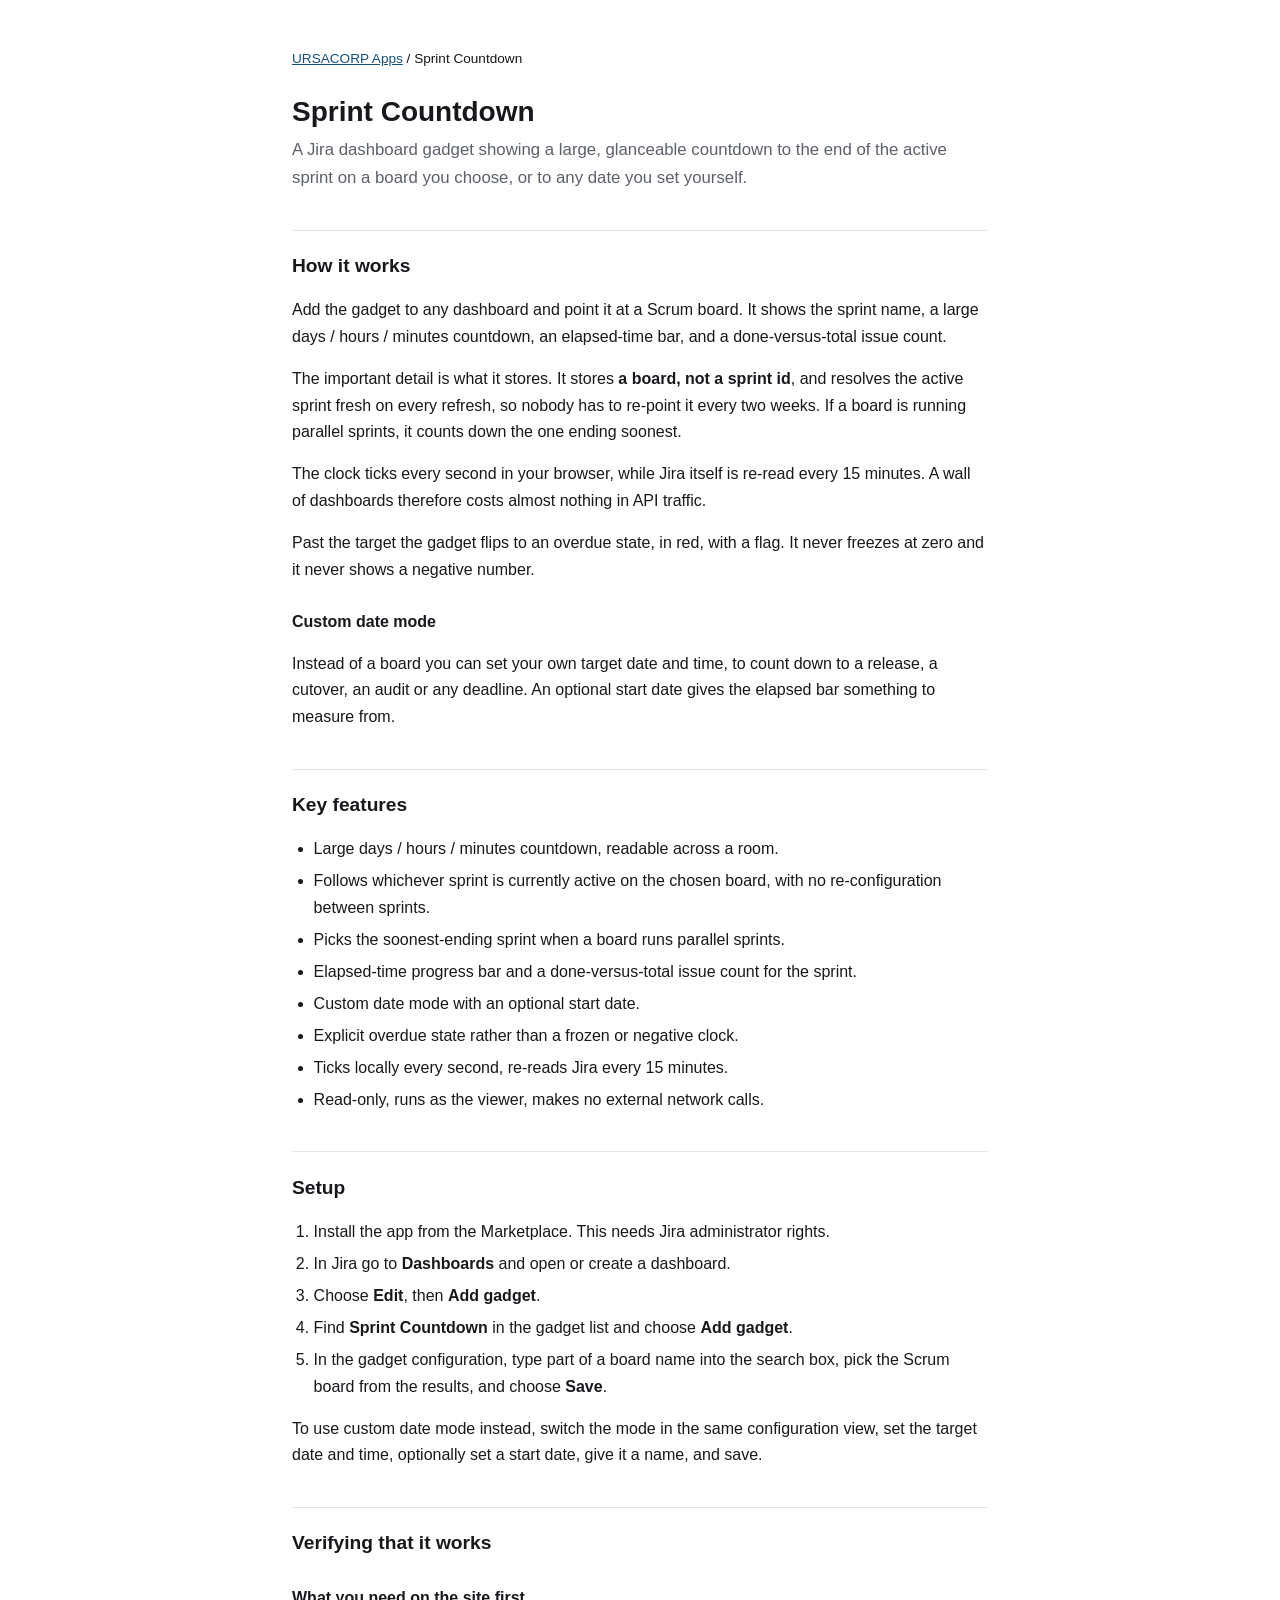
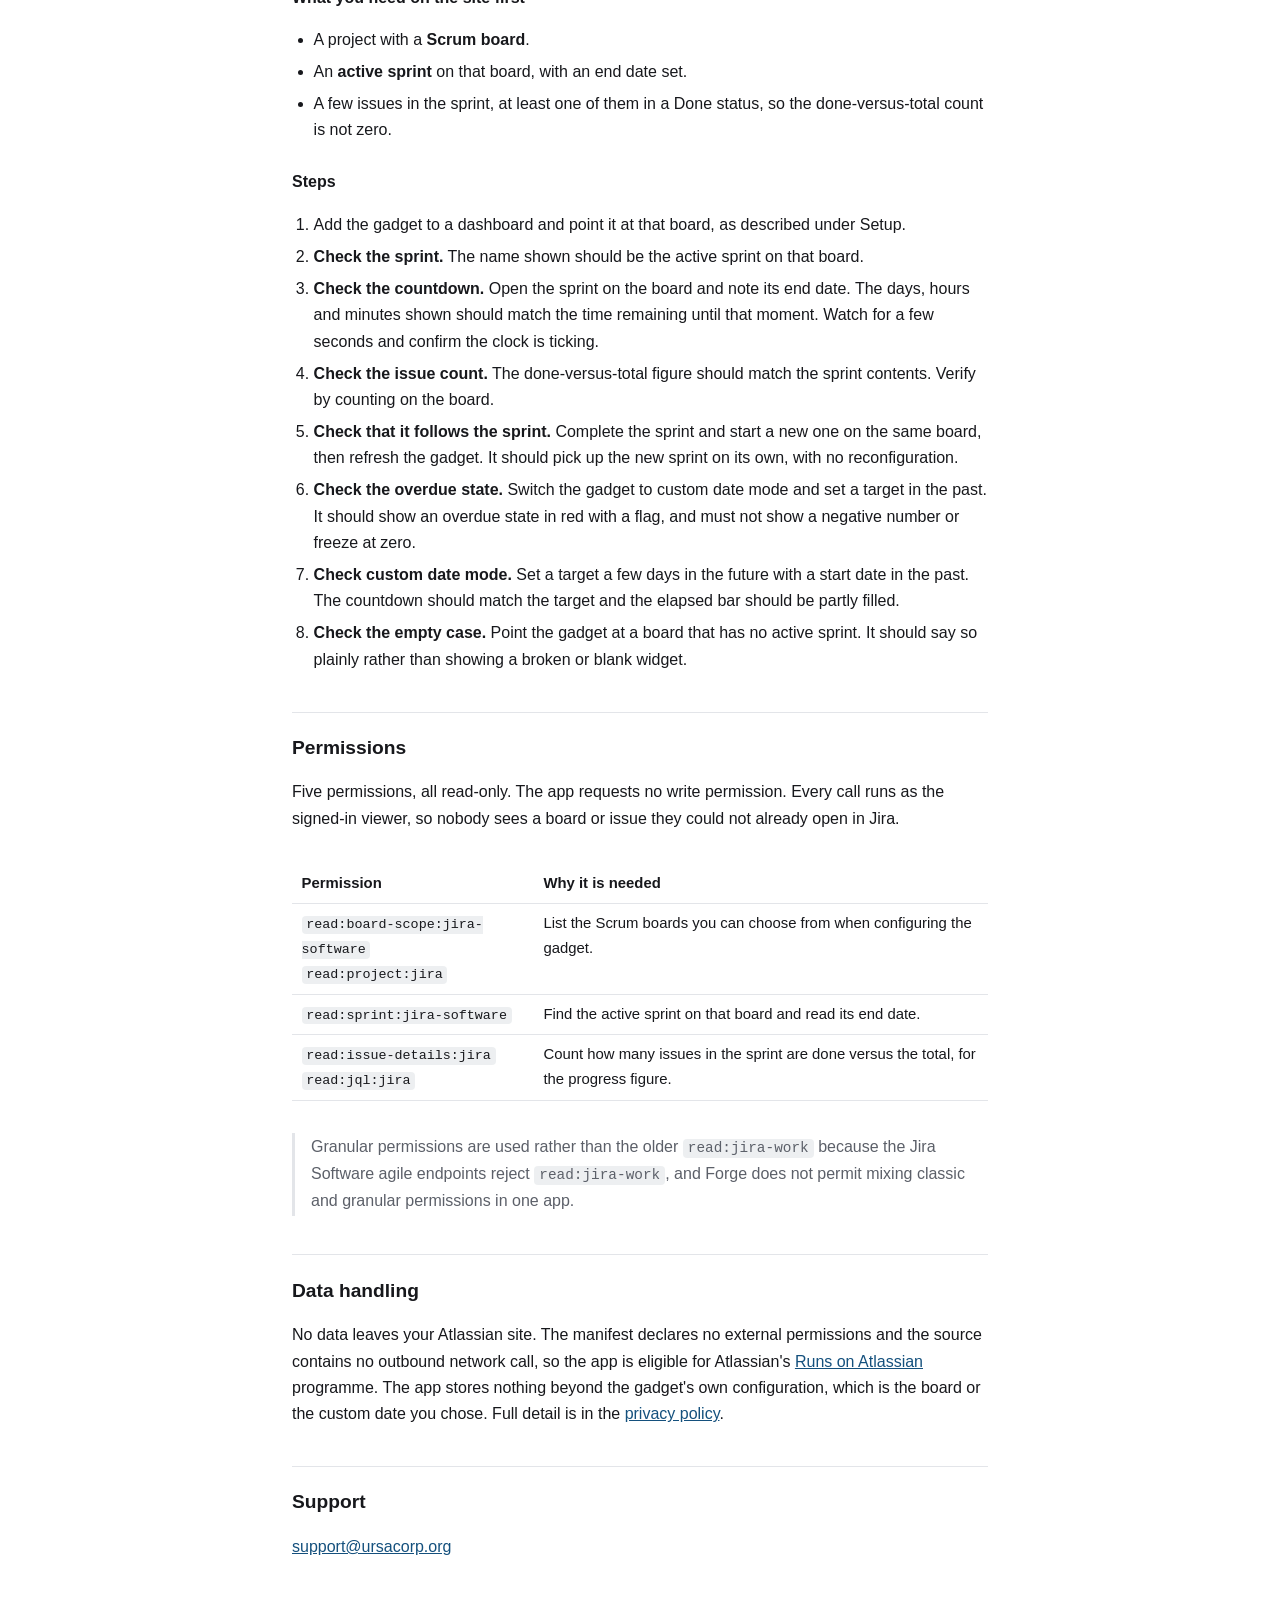
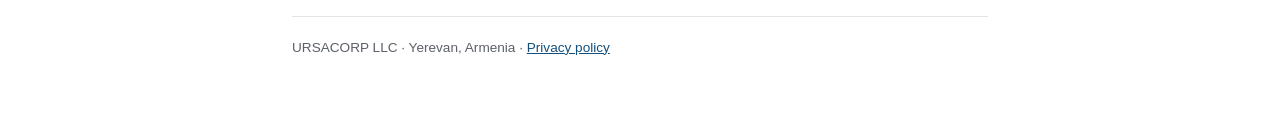
<file: sprint-countdown/index.html>
<!DOCTYPE html>
<html lang="en">
<head>
<meta charset="utf-8">
<meta name="viewport" content="width=device-width, initial-scale=1">
<title>Sprint Countdown — Documentation</title>
<meta name="description" content="How Sprint Countdown works, how to add it to a Jira dashboard, its custom date mode, and how to verify it.">
<link rel="stylesheet" href="/style.css">
</head>
<body>
<p class="crumb"><a href="/">URSACORP Apps</a> / Sprint Countdown</p>
<h1>Sprint Countdown</h1>
<p class="lede">A Jira dashboard gadget showing a large, glanceable countdown to the end of the
active sprint on a board you choose, or to any date you set yourself.</p>

<h2>How it works</h2>
<p>Add the gadget to any dashboard and point it at a Scrum board. It shows the sprint name, a
large days / hours / minutes countdown, an elapsed-time bar, and a done-versus-total issue
count.</p>
<p>The important detail is what it stores. It stores <strong>a board, not a sprint id</strong>,
and resolves the active sprint fresh on every refresh, so nobody has to re-point it every two
weeks. If a board is running parallel sprints, it counts down the one ending soonest.</p>
<p>The clock ticks every second in your browser, while Jira itself is re-read every 15 minutes.
A wall of dashboards therefore costs almost nothing in API traffic.</p>
<p>Past the target the gadget flips to an overdue state, in red, with a flag. It never freezes
at zero and it never shows a negative number.</p>

<h3>Custom date mode</h3>
<p>Instead of a board you can set your own target date and time, to count down to a release, a
cutover, an audit or any deadline. An optional start date gives the elapsed bar something to
measure from.</p>

<h2>Key features</h2>
<ul>
  <li>Large days / hours / minutes countdown, readable across a room.</li>
  <li>Follows whichever sprint is currently active on the chosen board, with no re-configuration
      between sprints.</li>
  <li>Picks the soonest-ending sprint when a board runs parallel sprints.</li>
  <li>Elapsed-time progress bar and a done-versus-total issue count for the sprint.</li>
  <li>Custom date mode with an optional start date.</li>
  <li>Explicit overdue state rather than a frozen or negative clock.</li>
  <li>Ticks locally every second, re-reads Jira every 15 minutes.</li>
  <li>Read-only, runs as the viewer, makes no external network calls.</li>
</ul>

<h2>Setup</h2>
<ol>
  <li>Install the app from the Marketplace. This needs Jira administrator rights.</li>
  <li>In Jira go to <strong>Dashboards</strong> and open or create a dashboard.</li>
  <li>Choose <strong>Edit</strong>, then <strong>Add gadget</strong>.</li>
  <li>Find <strong>Sprint Countdown</strong> in the gadget list and choose <strong>Add
      gadget</strong>.</li>
  <li>In the gadget configuration, type part of a board name into the search box, pick the Scrum
      board from the results, and choose <strong>Save</strong>.</li>
</ol>
<p>To use custom date mode instead, switch the mode in the same configuration view, set the
target date and time, optionally set a start date, give it a name, and save.</p>

<h2>Verifying that it works</h2>

<h3>What you need on the site first</h3>
<ul>
  <li>A project with a <strong>Scrum board</strong>.</li>
  <li>An <strong>active sprint</strong> on that board, with an end date set.</li>
  <li>A few issues in the sprint, at least one of them in a Done status, so the done-versus-total
      count is not zero.</li>
</ul>

<h3>Steps</h3>
<ol>
  <li>Add the gadget to a dashboard and point it at that board, as described under Setup.</li>
  <li><strong>Check the sprint.</strong> The name shown should be the active sprint on that
      board.</li>
  <li><strong>Check the countdown.</strong> Open the sprint on the board and note its end date.
      The days, hours and minutes shown should match the time remaining until that moment. Watch
      for a few seconds and confirm the clock is ticking.</li>
  <li><strong>Check the issue count.</strong> The done-versus-total figure should match the sprint
      contents. Verify by counting on the board.</li>
  <li><strong>Check that it follows the sprint.</strong> Complete the sprint and start a new one
      on the same board, then refresh the gadget. It should pick up the new sprint on its own,
      with no reconfiguration.</li>
  <li><strong>Check the overdue state.</strong> Switch the gadget to custom date mode and set a
      target in the past. It should show an overdue state in red with a flag, and must not show a
      negative number or freeze at zero.</li>
  <li><strong>Check custom date mode.</strong> Set a target a few days in the future with a start
      date in the past. The countdown should match the target and the elapsed bar should be
      partly filled.</li>
  <li><strong>Check the empty case.</strong> Point the gadget at a board that has no active
      sprint. It should say so plainly rather than showing a broken or blank widget.</li>
</ol>

<h2>Permissions</h2>
<p>Five permissions, all read-only. The app requests no write permission. Every call runs as the
signed-in viewer, so nobody sees a board or issue they could not already open in Jira.</p>
<div class="wrap">
<table>
  <tr><th>Permission</th><th>Why it is needed</th></tr>
  <tr><td><code>read:board-scope:jira-software</code><br><code>read:project:jira</code></td>
      <td>List the Scrum boards you can choose from when configuring the gadget.</td></tr>
  <tr><td><code>read:sprint:jira-software</code></td>
      <td>Find the active sprint on that board and read its end date.</td></tr>
  <tr><td><code>read:issue-details:jira</code><br><code>read:jql:jira</code></td>
      <td>Count how many issues in the sprint are done versus the total, for the progress
          figure.</td></tr>
</table>
</div>
<p class="note">Granular permissions are used rather than the older <code>read:jira-work</code>
because the Jira Software agile endpoints reject <code>read:jira-work</code>, and Forge does not
permit mixing classic and granular permissions in one app.</p>

<h2>Data handling</h2>
<p>No data leaves your Atlassian site. The manifest declares no external permissions and the
source contains no outbound network call, so the app is eligible for Atlassian's
<a href="https://go.atlassian.com/runs-on-atlassian">Runs on Atlassian</a> programme. The app
stores nothing beyond the gadget's own configuration, which is the board or the custom date you
chose. Full detail is in the <a href="https://privacy.ursacorp.org/#atlassian">privacy
policy</a>.</p>

<h2>Support</h2>
<p><a href="mailto:support@ursacorp.org">support@ursacorp.org</a></p>

<footer>URSACORP LLC &middot; Yerevan, Armenia &middot;
<a href="https://privacy.ursacorp.org/#atlassian">Privacy policy</a></footer>
</body>
</html>
</file>
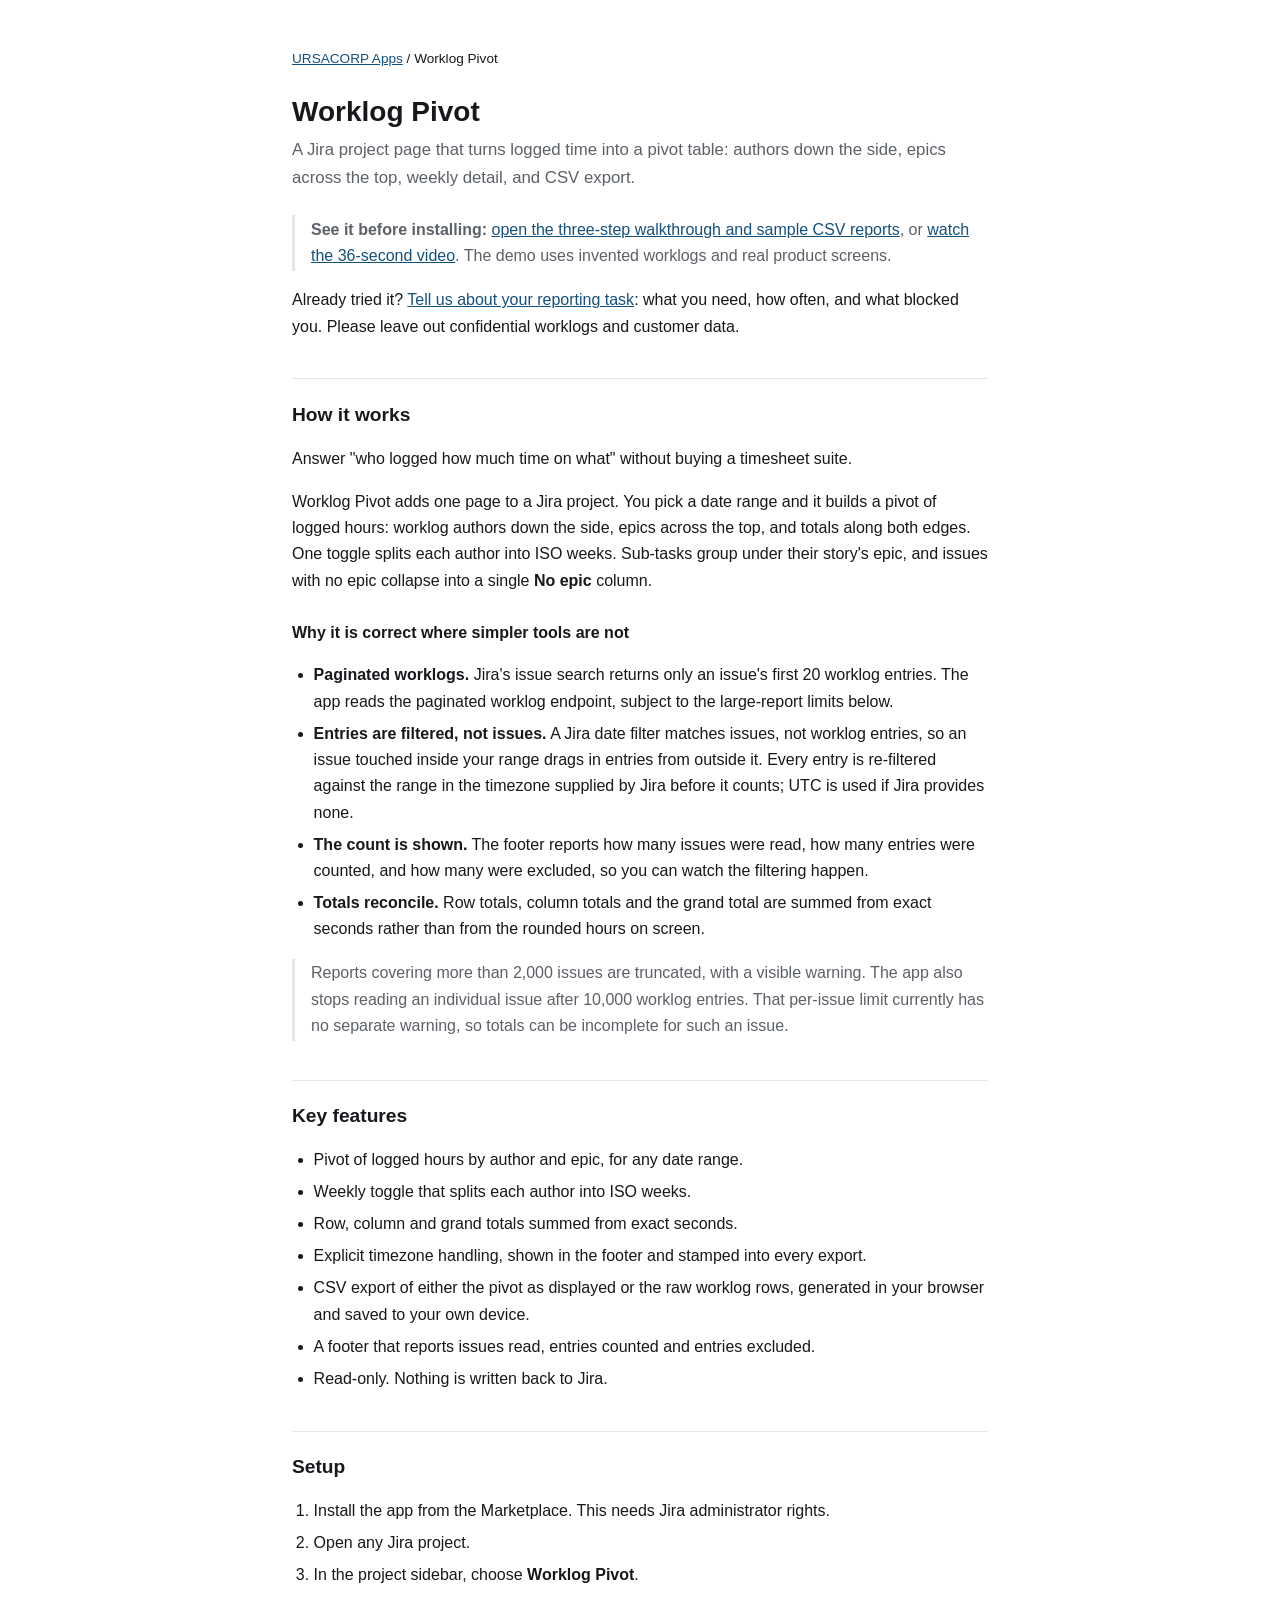
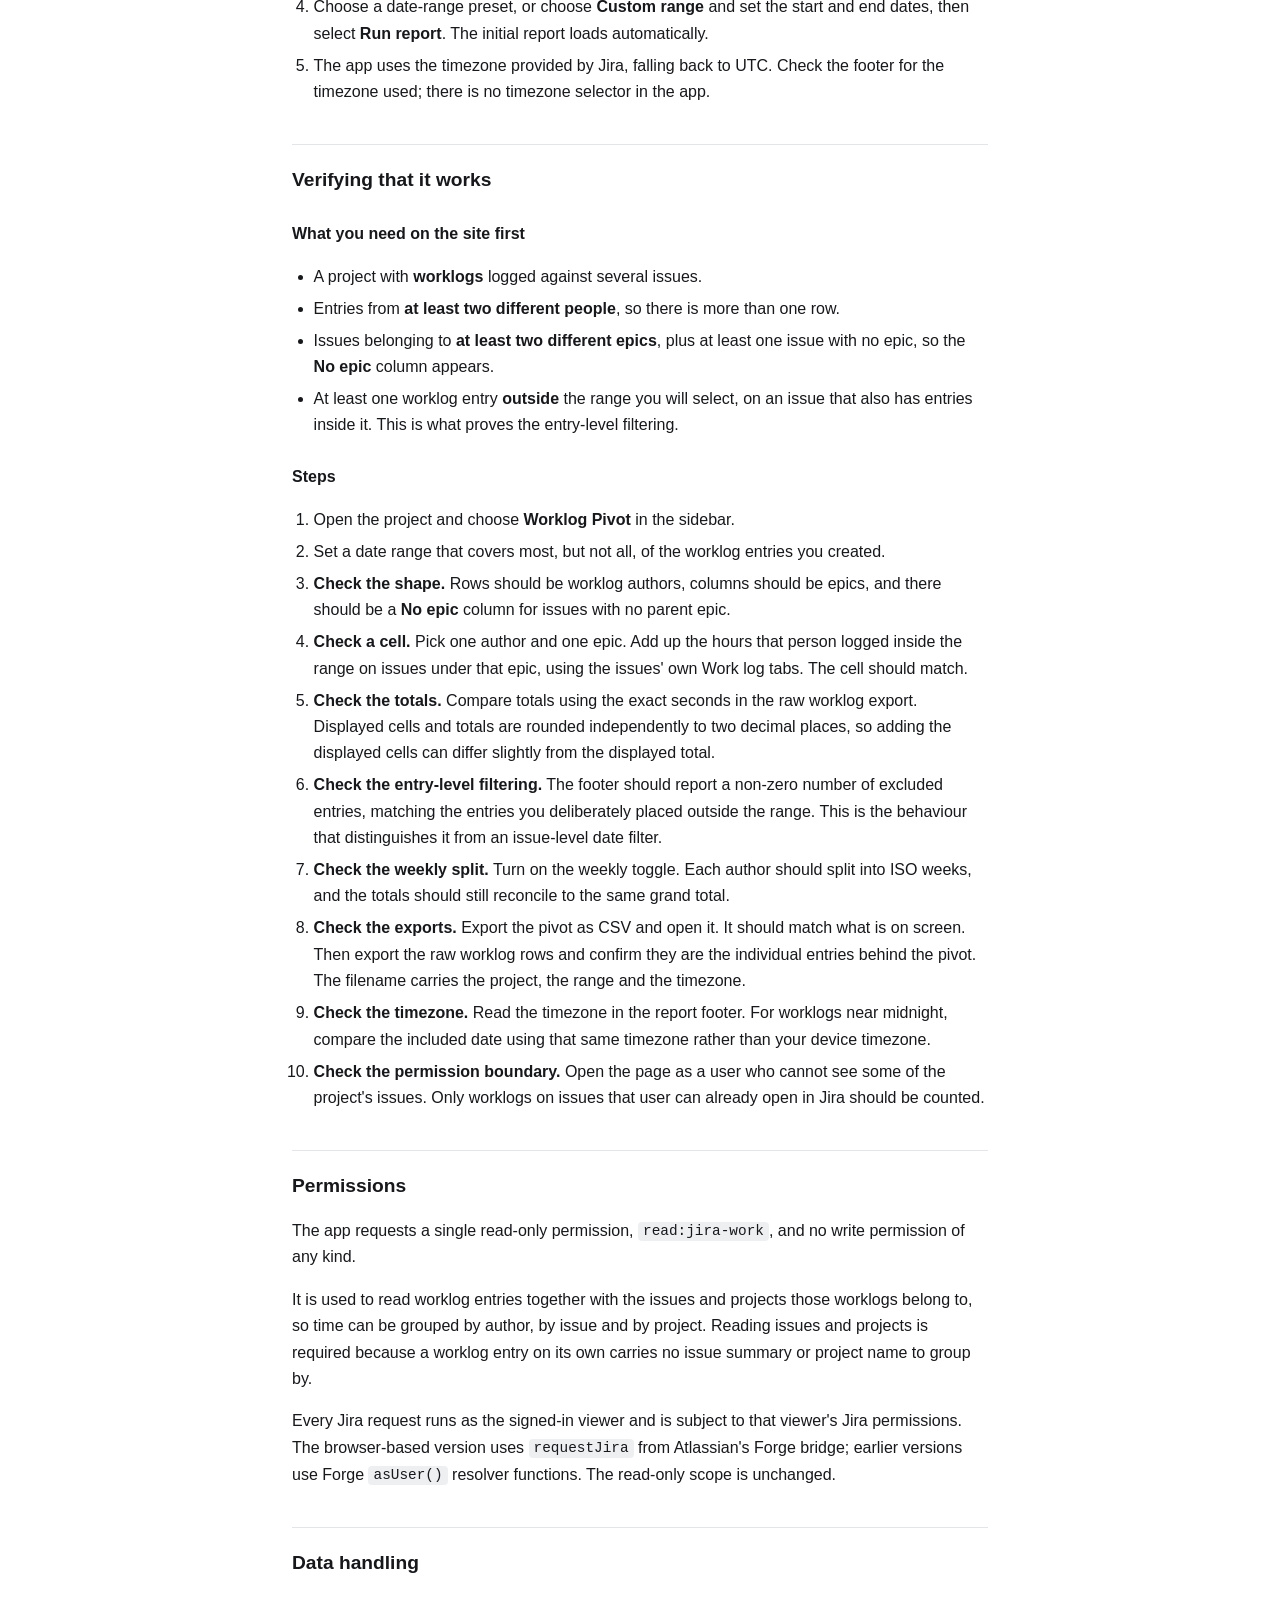
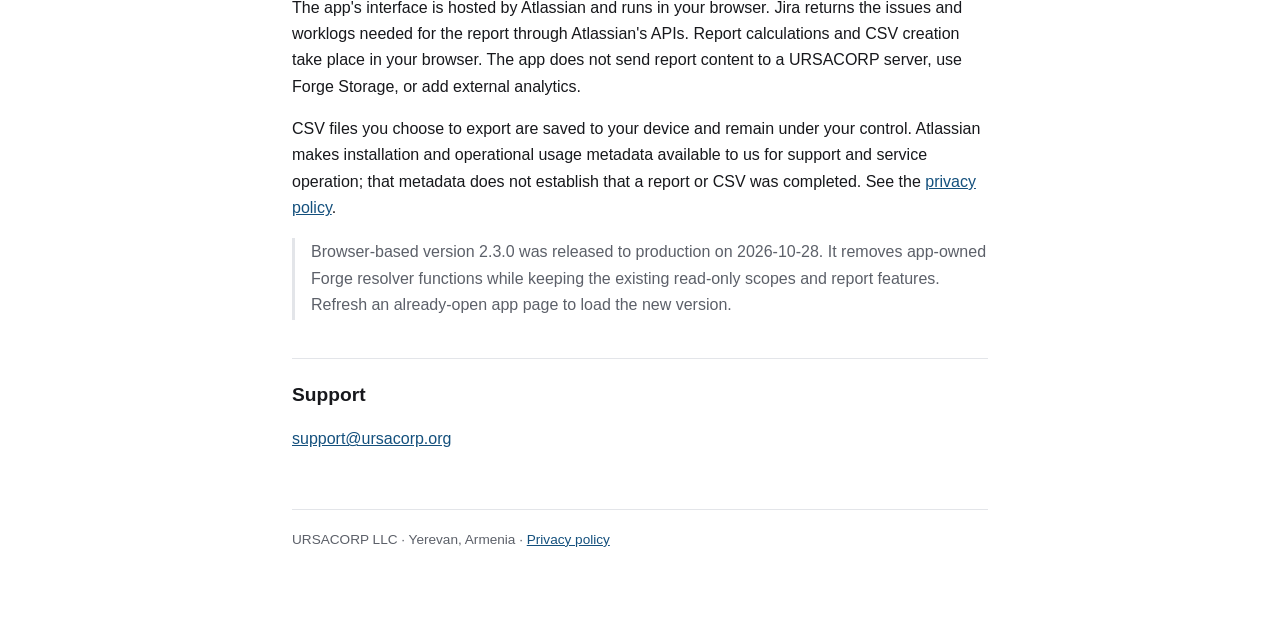
<file: worklog-pivot/index.html>
<!DOCTYPE html>
<html lang="en">
<head>
<meta charset="utf-8">
<meta name="viewport" content="width=device-width, initial-scale=1">
<title>Worklog Pivot — Documentation</title>
<meta name="description" content="How Worklog Pivot works, how to open it in a Jira project, CSV export, and how to verify it.">
<link rel="stylesheet" href="/style.css">
</head>
<body>
<p class="crumb"><a href="/">URSACORP Apps</a> / Worklog Pivot</p>
<h1>Worklog Pivot</h1>
<p class="lede">A Jira project page that turns logged time into a pivot table: authors down the
side, epics across the top, weekly detail, and CSV export.</p>
<p class="note"><strong>See it before installing:</strong>
<a href="demo/">open the three-step walkthrough and sample CSV reports</a>, or
<a href="demo/worklog-pivot-walkthrough.mp4">watch the 36-second video</a>.
The demo uses invented worklogs and real product screens.</p>
<p>Already tried it? <a href="mailto:ivanparfenchuk@gmail.com?subject=Worklog%20Pivot%20feedback">Tell us about your reporting task</a>:
what you need, how often, and what blocked you. Please leave out confidential worklogs
and customer data.</p>

<h2>How it works</h2>
<p>Answer "who logged how much time on what" without buying a timesheet suite.</p>
<p>Worklog Pivot adds one page to a Jira project. You pick a date range and it builds a pivot of
logged hours: worklog authors down the side, epics across the top, and totals along both edges.
One toggle splits each author into ISO weeks. Sub-tasks group under their story's epic, and
issues with no epic collapse into a single <strong>No epic</strong> column.</p>

<h3>Why it is correct where simpler tools are not</h3>
<ul>
  <li><strong>Paginated worklogs.</strong> Jira's issue search returns only an
      issue's first 20 worklog entries. The app reads the paginated worklog endpoint,
      subject to the large-report limits below.</li>
  <li><strong>Entries are filtered, not issues.</strong> A Jira date filter matches issues, not
      worklog entries, so an issue touched inside your range drags in entries from outside it.
      Every entry is re-filtered against the range in the timezone supplied by Jira before it counts; UTC is used if Jira provides none.</li>
  <li><strong>The count is shown.</strong> The footer reports how many issues were read, how many
      entries were counted, and how many were excluded, so you can watch the filtering
      happen.</li>
  <li><strong>Totals reconcile.</strong> Row totals, column totals and the grand total are summed
      from exact seconds rather than from the rounded hours on screen.</li>
</ul>
<p class="note">Reports covering more than 2,000 issues are truncated, with a visible warning.
The app also stops reading an individual issue after 10,000 worklog entries. That per-issue
limit currently has no separate warning, so totals can be incomplete for such an issue.</p>

<h2>Key features</h2>
<ul>
  <li>Pivot of logged hours by author and epic, for any date range.</li>
  <li>Weekly toggle that splits each author into ISO weeks.</li>
  <li>Row, column and grand totals summed from exact seconds.</li>
  <li>Explicit timezone handling, shown in the footer and stamped into every export.</li>
  <li>CSV export of either the pivot as displayed or the raw worklog rows, generated in your
      browser and saved to your own device.</li>
  <li>A footer that reports issues read, entries counted and entries excluded.</li>
  <li>Read-only. Nothing is written back to Jira.</li>
</ul>

<h2>Setup</h2>
<ol>
  <li>Install the app from the Marketplace. This needs Jira administrator rights.</li>
  <li>Open any Jira project.</li>
  <li>In the project sidebar, choose <strong>Worklog Pivot</strong>.</li>
  <li>Choose a date-range preset, or choose <strong>Custom range</strong> and set the start
      and end dates, then select <strong>Run report</strong>. The initial report loads automatically.</li>
  <li>The app uses the timezone provided by Jira, falling back to UTC. Check the footer
      for the timezone used; there is no timezone selector in the app.</li>
</ol>

<h2>Verifying that it works</h2>

<h3>What you need on the site first</h3>
<ul>
  <li>A project with <strong>worklogs</strong> logged against several issues.</li>
  <li>Entries from <strong>at least two different people</strong>, so there is more than one
      row.</li>
  <li>Issues belonging to <strong>at least two different epics</strong>, plus at least one issue
      with no epic, so the <strong>No epic</strong> column appears.</li>
  <li>At least one worklog entry <strong>outside</strong> the range you will select, on an issue
      that also has entries inside it. This is what proves the entry-level filtering.</li>
</ul>

<h3>Steps</h3>
<ol>
  <li>Open the project and choose <strong>Worklog Pivot</strong> in the sidebar.</li>
  <li>Set a date range that covers most, but not all, of the worklog entries you created.</li>
  <li><strong>Check the shape.</strong> Rows should be worklog authors, columns should be epics,
      and there should be a <strong>No epic</strong> column for issues with no parent epic.</li>
  <li><strong>Check a cell.</strong> Pick one author and one epic. Add up the hours that person
      logged inside the range on issues under that epic, using the issues' own Work log tabs. The
      cell should match.</li>
  <li><strong>Check the totals.</strong> Compare totals using the exact seconds in the raw
      worklog export. Displayed cells and totals are rounded independently to two decimal
      places, so adding the displayed cells can differ slightly from the displayed total.</li>
  <li><strong>Check the entry-level filtering.</strong> The footer should report a non-zero number
      of excluded entries, matching the entries you deliberately placed outside the range. This
      is the behaviour that distinguishes it from an issue-level date filter.</li>
  <li><strong>Check the weekly split.</strong> Turn on the weekly toggle. Each author should split
      into ISO weeks, and the totals should still reconcile to the same grand total.</li>
  <li><strong>Check the exports.</strong> Export the pivot as CSV and open it. It should match
      what is on screen. Then export the raw worklog rows and confirm they are the individual
      entries behind the pivot. The filename carries the project, the range and the
      timezone.</li>
  <li><strong>Check the timezone.</strong> Read the timezone in the report footer. For worklogs
      near midnight, compare the included date using that same timezone rather than your
      device timezone.</li>
  <li><strong>Check the permission boundary.</strong> Open the page as a user who cannot see some
      of the project's issues. Only worklogs on issues that user can already open in Jira should
      be counted.</li>
</ol>

<h2>Permissions</h2>
<p>The app requests a single read-only permission, <code>read:jira-work</code>, and no write
permission of any kind.</p>
<p>It is used to read worklog entries together with the issues and projects those worklogs belong
to, so time can be grouped by author, by issue and by project. Reading issues and projects is
required because a worklog entry on its own carries no issue summary or project name to group
by.</p>
<p>Every Jira request runs as the signed-in viewer and is subject to that viewer's Jira
permissions. The browser-based version uses <code>requestJira</code> from Atlassian's Forge
bridge; earlier versions use Forge <code>asUser()</code> resolver functions. The read-only
scope is unchanged.</p>

<h2>Data handling</h2>
<p>The app's interface is hosted by Atlassian and runs in your browser. Jira returns the
issues and worklogs needed for the report through Atlassian's APIs. Report calculations and
CSV creation take place in your browser. The app does not send report content to a URSACORP
server, use Forge Storage, or add external analytics.</p>
<p>CSV files you choose to export are saved to your device and remain under your control.
Atlassian makes installation and operational usage metadata available to us for support and
service operation; that metadata does not establish that a report or CSV was completed.
See the <a href="https://privacy.ursacorp.org/#atlassian">privacy policy</a>.</p>
<p class="note" data-release-status="production-deployed">Browser-based version 2.3.0
was released to production on 2026-10-28. It removes app-owned Forge resolver functions while
keeping the existing read-only scopes and report features. Refresh an already-open app page
to load the new version.</p>

<h2>Support</h2>
<p><a href="mailto:support@ursacorp.org">support@ursacorp.org</a></p>

<footer>URSACORP LLC &middot; Yerevan, Armenia &middot;
<a href="https://privacy.ursacorp.org/#atlassian">Privacy policy</a></footer>
</body>
</html>
</file>
<file: style.css>
:root {
  color-scheme: light dark;
  --fg: #17181c;
  --muted: #5c6069;
  --bg: #ffffff;
  --line: #e3e5e9;
  --accent: #14507d;
  --code-bg: rgba(120,130,145,.13);
}
@media (prefers-color-scheme: dark) {
  :root {
    --fg: #e6e8ec; --muted: #9aa1ac; --bg: #14161a;
    --line: #2b2f36; --accent: #7fb4e0;
  }
}
* { box-sizing: border-box; }
body {
  max-width: 46rem; margin: 0 auto; padding: 3rem 1.25rem 5rem;
  background: var(--bg); color: var(--fg);
  font: 16px/1.65 -apple-system, BlinkMacSystemFont, "Segoe UI", Roboto, Helvetica, Arial, sans-serif;
}
a { color: var(--accent); }
h1 { font-size: 1.75rem; line-height: 1.25; margin: 0 0 .4rem; }
h2 { font-size: 1.2rem; margin: 2.4rem 0 .7rem; padding-top: 1.2rem; border-top: 1px solid var(--line); }
h3 { font-size: 1rem; margin: 1.6rem 0 .4rem; }
p, li { overflow-wrap: break-word; }
ul, ol { padding-left: 1.35rem; }
li { margin: .35rem 0; }
code { background: var(--code-bg); padding: .1em .35em; border-radius: 4px; font-size: .9em; }
.lede { font-size: 1.05rem; color: var(--muted); margin: 0 0 1.5rem; }
.crumb { font-size: .85rem; margin: 0 0 1.5rem; }
.note { border-left: 3px solid var(--line); padding: .1rem 0 .1rem 1rem; color: var(--muted); }
table { border-collapse: collapse; width: 100%; margin: 1rem 0; font-size: .93rem; }
th, td { text-align: left; padding: .45rem .6rem; border-bottom: 1px solid var(--line); vertical-align: top; }
th { font-weight: 600; }
.wrap { overflow-x: auto; }
footer { margin-top: 3.5rem; padding-top: 1.2rem; border-top: 1px solid var(--line); font-size: .85rem; color: var(--muted); }
</file>
